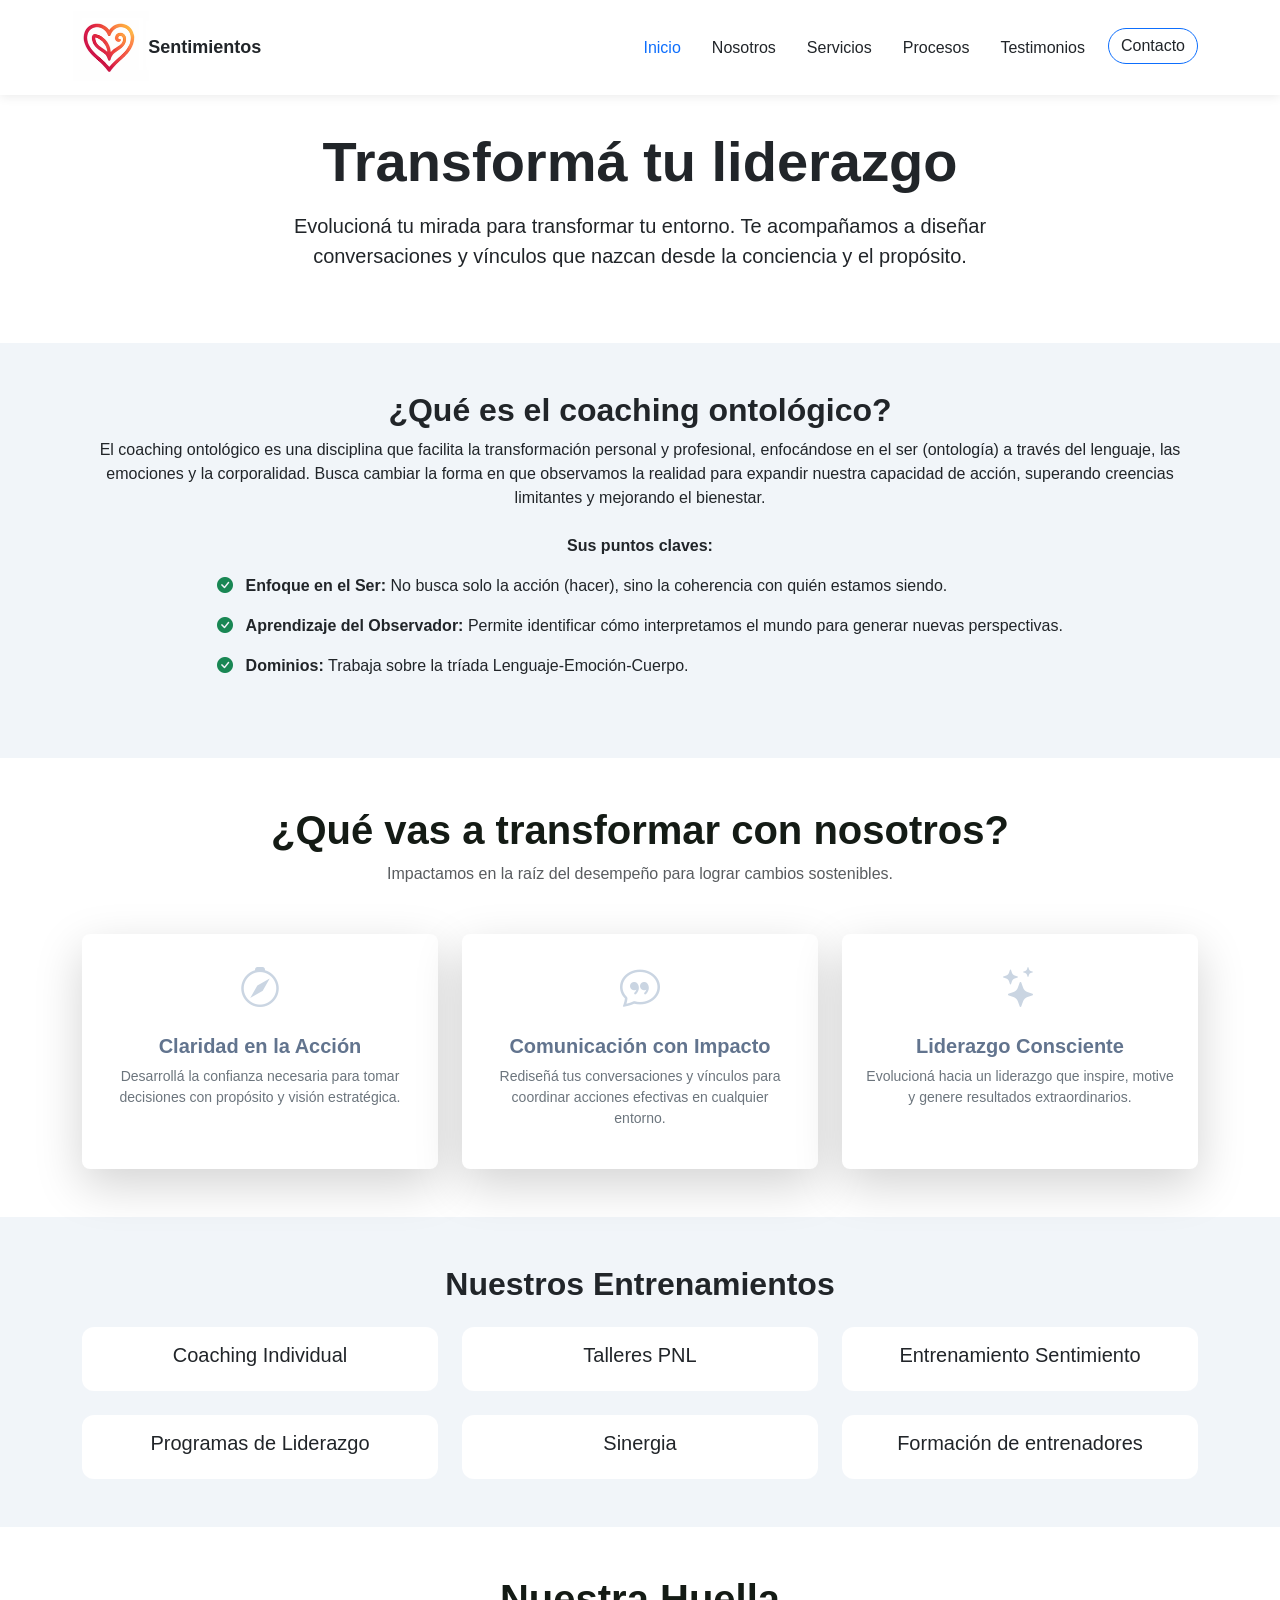
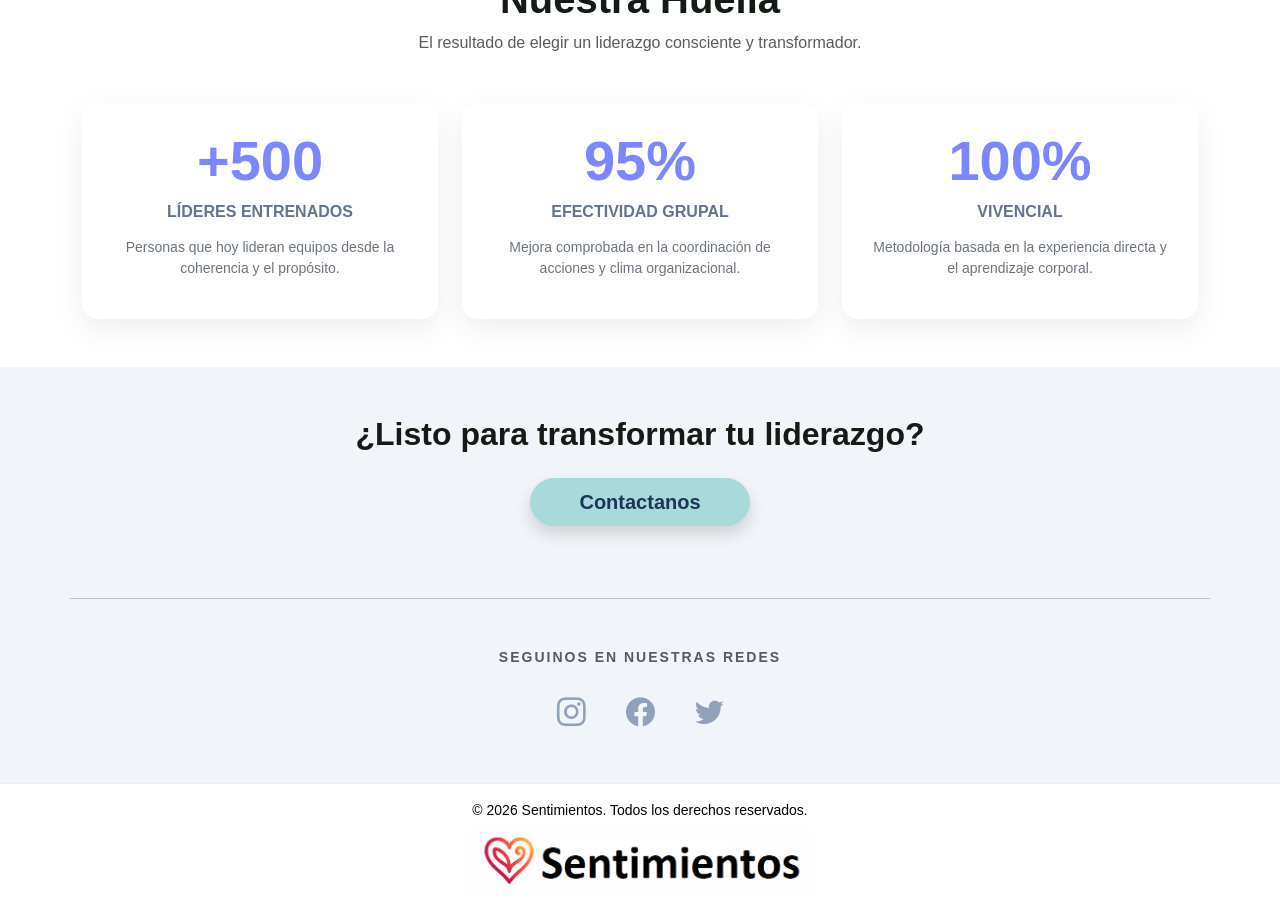
<file: index.html>
<!DOCTYPE html>
<html lang="es">
<head>
    <meta charset="UTF-8">
    <meta name="viewport" content="width=device-width, initial-scale=1.0">
    <link rel="icon" type="image/png" href="img/logo1.png">
    
    <!-- SEO -->
    <title>Sentimientos</title>
    <meta name="description" content="Desarrollamos líderes a través de coaching ontológico, mejorando resultados personales y organizacionales.">
    
    <!-- Bootstrap -->
    <link href="https://cdn.jsdelivr.net/npm/bootstrap@5.3.0/dist/css/bootstrap.min.css" rel="stylesheet">
    <link href="https://cdn.jsdelivr.net/npm/bootstrap-icons/font/bootstrap-icons.css" rel="stylesheet">
    <!-- CSS propio -->
    <link rel="stylesheet" href="css/styles.css">
    <link rel="stylesheet" href="css/cardstyle.css">
</head>

<body>

<!-- NAVBAR -->
<header>
<nav class="navbar navbar-expand-lg navbar-light bg-white fixed-top custom-navbar">
    <div class="container">

        <!-- LOGO + MARCA -->
        <a class="navbar-brand d-flex align-items-center" href="#">
            <img src="img/logo1.png" alt="logo" class="logo">
            <span class="brand-text">Sentimientos</span>
        </a>

        <!-- BOTÓN MOBILE -->
        <button class="navbar-toggler" type="button" data-bs-toggle="collapse" data-bs-target="#navbarNav">
            <span class="navbar-toggler-icon"></span>
        </button>

        <!-- LINKS -->
        <div class="collapse navbar-collapse" id="navbarNav">
            <ul class="navbar-nav ms-auto">

                <li class="nav-item">
                    <a class="nav-link active" href="#">Inicio</a>
                </li>

                <li class="nav-item">
                    <a class="nav-link" href="pages/nosotros.html">Nosotros</a>
                </li>

                <li class="nav-item">
                    <a class="nav-link" href="pages/servicios.html">Servicios</a>
                </li>

                <li class="nav-item">
                    <a class="nav-link" href="pages/procesos.html">Procesos</a>
                </li>

                <li class="nav-item">
                    <a class="nav-link" href="pages/testimonios.html">Testimonios</a>
                </li>

                <li class="nav-item">
                    <a class="nav-link btn-contacto" href="pages/contacto.html">Contacto</a>
                </li>

            </ul>
        </div>
    </div>
</nav>
</header>

<!-- HERO -->
<section class="bg-white text-center py-5 d-flex align-items-center">
    <div class="container">
        <div class="row justify-content-center">
            <div class="col-lg-8">
                <h1 class="display-4 fw-bold hero-title mb-3">Transformá tu liderazgo</h1>
                <p class="lead hero-text mb-4">
                    Evolucioná tu mirada para transformar tu entorno. Te acompañamos a diseñar conversaciones y vínculos que nazcan desde la conciencia y el propósito.
                </p>
               
            </div>
        </div>
    </div>
</section>

<!-- SOBRE EL COACHING -->
<section class="py-5">
    <div class="container text-center">
        <h2>¿Qué es el coaching ontológico?</h2>
        <p>
            El coaching ontológico es una disciplina que facilita la transformación personal y 
            profesional, enfocándose en el ser (ontología) a través del lenguaje, 
            las emociones y la corporalidad. Busca cambiar la forma en que observamos la realidad 
            para expandir nuestra capacidad de acción, superando creencias limitantes y mejorando 
            el bienestar.
        </p>

       <div class=" container text-center">
           <p class="fw-bold mt-4">Sus puntos claves:</p>

            <ul class="list-unstyled d-inline-block text-start">
                <li class="mb-3">
                    <i class="bi bi-check-circle-fill text-success me-2"></i>
                    <strong>Enfoque en el Ser:</strong> No busca solo la acción (hacer), sino la coherencia con quién estamos siendo.
                </li>
                <li class="mb-3">
                    <i class="bi bi-check-circle-fill text-success me-2"></i>
                    <strong>Aprendizaje del Observador:</strong> Permite identificar cómo interpretamos el mundo para generar nuevas perspectivas.
                </li>
                <li class="mb-3">
                    <i class="bi bi-check-circle-fill text-success me-2"></i>
                    <strong>Dominios:</strong> Trabaja sobre la tríada Lenguaje-Emoción-Cuerpo.
                </li>
            </ul>
        </div>
    </div>
</section>

<!-- BENEFICIOS -->
<section class="bg-white transformation-section py-5">
    <div class="container">
        <div class="text-center mb-5">
            <h2 class="fw-bold display-6 transformation-title">¿Qué vas a transformar con nosotros?</h2>
            <p class="text-muted">Impactamos en la raíz del desempeño para lograr cambios sostenibles.</p>
        </div>

        <div class="row text-center g-4">
            <div class="col-md-4">
                <div class="p-4 h-100 rounded-3 shadow-lg border-0 bg-white">
                    <i class="bi bi-compass mb-3 d-block transformation-icon"></i>
                    <h5 class="fw-bold transformation-subtitle">Claridad en la Acción</h5>
                    <p class="text-secondary small">Desarrollá la confianza necesaria para tomar decisiones con propósito y visión estratégica.</p>
                </div>
            </div>

            <div class="col-md-4">
                <div class="p-4 h-100 rounded-3 shadow-lg border-0 bg-white">
                    <i class="bi bi-chat-quote mb-3 d-block transformation-icon"></i>
                    <h5 class="fw-bold transformation-subtitle">Comunicación con Impacto</h5>
                    <p class="text-secondary small">Rediseñá tus conversaciones y vínculos para coordinar acciones efectivas en cualquier entorno.</p>
                </div>
            </div>

            <div class="col-md-4">
                <div class="p-4 h-100 rounded-3 shadow-lg border-0 bg-white">
                    <i class="bi bi-stars mb-3 d-block transformation-icon"></i>
                    <h5 class="fw-bold transformation-subtitle">Liderazgo Consciente</h5>
                    <p class="text-secondary small">Evolucioná hacia un liderazgo que inspire, motive y genere resultados extraordinarios.</p>
                </div>
            </div>
        </div>
    </div>
</section>

<!-- SERVICIOS -->
<section class="py-5">
    <div class="container">
        <h2 class="text-center mb-4">Nuestros Entrenamientos</h2>
        <div class="row g-4">
   
            <div class="col-md-4">
                <div class="card">
                    <div class="card-body text-center">
                        <h5 class="card-title">Coaching Individual</h5>
                    </div>
                </div>
            </div>

            <div class="col-md-4">
                <div class="card">
                    <div class="card-body text-center">
                        <h5 class="card-title">Talleres PNL</h5>                       
                    </div>
                </div>
            </div>

            <div class="col-md-4">
                <div class="card">
                    <div class="card-body text-center">
                        <h5 class="card-title">Entrenamiento Sentimiento</h5>                       
                    </div>
                </div>
            </div>

            <div class="col-md-4">
                <div class="card">
                    <div class="card-body text-center">
                        <h5 class="card-title">Programas de Liderazgo</h5>                       
                    </div>
                </div>
            </div>


            <div class="col-md-4">
                <div class="card">
                    <div class="card-body text-center">
                        <h5 class="card-title">Sinergia</h5>                       
                    </div>
                </div>
            </div>

            <div class="col-md-4">
                <div class="card">
                    <div class="card-body text-center">
                        <h5 class="card-title">Formación de entrenadores</h5>                       
                    </div>
                </div>
            </div>

        

        </div>
    </div>
</section>

<!-- TESTIMONIOS -->
<section class="bg-white footprint-section py-5">
    <div class="container">
        <div class="text-center mb-5">
            <h2 class="fw-bold display-6 footprint-title">Nuestra Huella</h2>
            <p class="text-muted">El resultado de elegir un liderazgo consciente y transformador.</p>
        </div>

        <div class="row text-center g-4">
            <div class="col-md-4">
                <div class="p-4 h-100 bg-white impact-card rounded-4 border-0">
                    <h3 class="display-4 fw-bold footprint-number">+500</h3>
                    <h6 class="text-uppercase fw-bold mb-3 footprint-subtitle">Líderes Entrenados</h6>
                    <p class="text-secondary small">Personas que hoy lideran equipos desde la coherencia y el propósito.</p>
                </div>
            </div>

            <div class="col-md-4">
                <div class="p-4 h-100 bg-white impact-card rounded-4 border-0">
                    <h3 class="display-4 fw-bold footprint-number">95%</h3>
                    <h6 class="text-uppercase fw-bold mb-3 footprint-subtitle">Efectividad Grupal</h6>
                    <p class="text-secondary small">Mejora comprobada en la coordinación de acciones y clima organizacional.</p>
                </div>
            </div>

            <div class="col-md-4">
                <div class="p-4 h-100 bg-white impact-card rounded-4 border-0">
                    <h3 class="display-4 fw-bold footprint-number">100%</h3>
                    <h6 class="text-uppercase fw-bold mb-3 footprint-subtitle">Vivencial</h6>
                    <p class="text-secondary small">Metodología basada en la experiencia directa y el aprendizaje corporal.</p>
                </div>
            </div>
        </div>
    </div>
</section>

<!-- CTA FINAL -->
<section class="py-5 text-center cta-social-section">
    <div class="container mb-5 pb-4"> 
        <h2 class="fw-bold mb-4 cta-title">¿Listo para transformar tu liderazgo?</h2>
        <div class="d-grid gap-2 d-sm-flex justify-content-sm-center">
            <a href="pages/contacto.html" class="btn btn-hero btn-lg px-5 shadow">Contactanos</a>
        </div>
    </div>

    <hr class="container my-5 opacity-25">

    <div class="container mt-5">
        <p class="text-muted text-uppercase fw-semibold small mb-4 tracking-wider">Seguinos en nuestras redes</p>
        <div class="d-flex justify-content-center gap-4 social-icons-container">
            <a href="https://instagram.com/" target="_blank" class="social-link instagram"><i class="bi bi-instagram"></i></a>
            <a href="https://facebook.com/" target="_blank" class="social-link facebook"><i class="bi bi-facebook"></i></a>
            <a href="https://x.com/" target="_blank" class="social-link twitter"><i class="bi bi-twitter"></i></a>
        </div>
    </div>
</section>

<!-- FOOTER -->
<footer class="bg-white text-black text-center py-3">
    <p>&copy; 2026 Sentimientos. Todos los derechos reservados.</p>
    <img src="img/logo2.png" alt="logo" class="logo">
</footer>

<!-- Bootstrap JS -->
<script src="https://cdn.jsdelivr.net/npm/bootstrap@5.3.0/dist/js/bootstrap.bundle.min.js"></script>

</body>
</html>
</file>
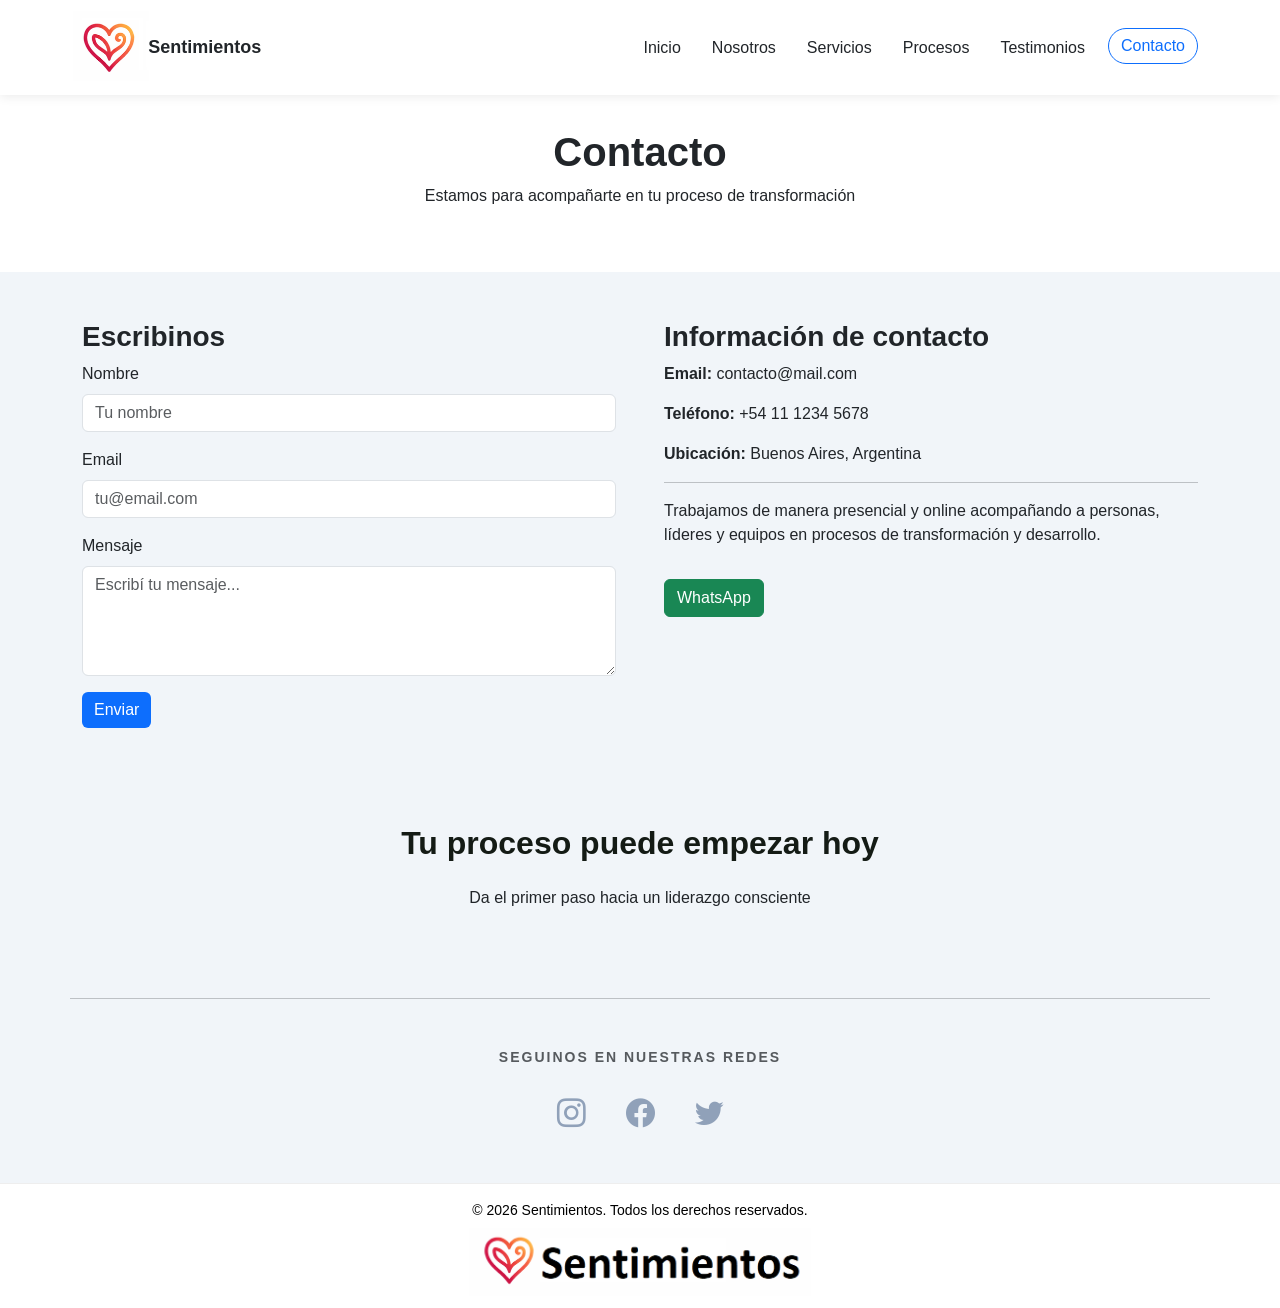
<file: pages/contacto.html>
<!DOCTYPE html>
<html lang="es">
<head>
    <meta charset="UTF-8">
    <meta name="viewport" content="width=device-width, initial-scale=1.0">
    <link rel="icon" type="image/png" href="../img/logo1.png">

    <!-- SEO -->
    <title>Contacto | Sentimientos</title>
    <meta name="description" content="Contactanos para comenzar tu proceso de coaching ontológico y liderazgo.">

    <!-- Bootstrap -->
    <link href="https://cdn.jsdelivr.net/npm/bootstrap@5.3.0/dist/css/bootstrap.min.css" rel="stylesheet">
    <link href="https://cdn.jsdelivr.net/npm/bootstrap-icons/font/bootstrap-icons.css" rel="stylesheet">

    <!-- CSS -->
    <link rel="stylesheet" href="../css/styles.css">
    <link rel="stylesheet" href="../css/cardstyle.css">
</head>

<body>

<!-- NAVBAR -->
<header>
 <nav class="navbar navbar-expand-lg navbar-light bg-white fixed-top custom-navbar">
    <div class="container">

        <!-- LOGO + MARCA -->
        <a class="navbar-brand d-flex align-items-center" href="#">
            <img src="../img/logo1.png" alt="logo" class="logo">
            <span class="brand-text">Sentimientos</span>
        </a>

        <!-- BOTÓN MOBILE -->
        <button class="navbar-toggler" type="button" data-bs-toggle="collapse" data-bs-target="#navbarNav">
            <span class="navbar-toggler-icon"></span>
        </button>

        <!-- LINKS -->
        <div class="collapse navbar-collapse" id="navbarNav">
            <ul class="navbar-nav ms-auto">

                <li class="nav-item">
                    <a class="nav-link" href="../index.html">Inicio</a>
                </li>

                <li class="nav-item">
                    <a class="nav-link" href="nosotros.html">Nosotros</a>
                </li>

                <li class="nav-item">
                    <a class="nav-link" href="servicios.html">Servicios</a>
                </li>

                <li class="nav-item">
                    <a class="nav-link" href="procesos.html">Procesos</a>
                </li>

                <li class="nav-item">
                    <a class="nav-link" href="testimonios.html">Testimonios</a>
                </li>

                <li class="nav-item">
                    <a class="nav-link btn-contacto active" href="#">Contacto</a>
                </li>

            </ul>
        </div>
    </div>
</nav>
</header>

<!-- HERO -->
<section class="bg-white text-center py-5">
    <div class="container">
        <h1>Contacto</h1>
        <p>Estamos para acompañarte en tu proceso de transformación</p>
    </div>
</section>

<!-- CONTACTO -->
<section class="py-5">
    <div class="container">
        <div class="row g-5">

            <!-- FORMULARIO -->
            <div class="col-md-6">
                <h3>Escribinos</h3>

                <form>
                    <div class="mb-3">
                        <label class="form-label">Nombre</label>
                        <input type="text" class="form-control" placeholder="Tu nombre" required>
                    </div>

                    <div class="mb-3">
                        <label class="form-label">Email</label>
                        <input type="email" class="form-control" placeholder="tu@email.com" required>
                    </div>

                    <div class="mb-3">
                        <label class="form-label">Mensaje</label>
                        <textarea class="form-control" rows="4" placeholder="Escribí tu mensaje..." required></textarea>
                    </div>

                    <button type="submit" class="btn btn-primary">Enviar</button>
                </form>
            </div>

            <!-- INFO -->
            <div class="col-md-6">
                <h3>Información de contacto</h3>

                <p><strong>Email:</strong> contacto@mail.com</p>
                <p><strong>Teléfono:</strong> +54 11 1234 5678</p>
                <p><strong>Ubicación:</strong> Buenos Aires, Argentina</p>

                <hr>

                <p>
                    Trabajamos de manera presencial y online acompañando a personas,
                    líderes y equipos en procesos de transformación y desarrollo.
                </p>

                <!-- BOTÓN WHATSAPP (opcional) -->
                <a href="#" class="btn btn-success mt-3">WhatsApp</a>
            </div>

        </div>
    </div>
</section>

<!-- CTA -->

<section class="py-5 text-center cta-social-section">
    <div class="container mb-5 pb-4"> 
        <h2 class="fw-bold mb-4 cta-title">Tu proceso puede empezar hoy</h2>
        <p>Da el primer paso hacia un liderazgo consciente</p>
    </div>

    <hr class="container my-5 opacity-25">

    <div class="container mt-5">
        <p class="text-muted text-uppercase fw-semibold small mb-4 tracking-wider">Seguinos en nuestras redes</p>
        <div class="d-flex justify-content-center gap-4 social-icons-container">
            <a href="https://instagram.com/" target="_blank" class="social-link instagram"><i class="bi bi-instagram"></i></a>
            <a href="https://facebook.com/" target="_blank" class="social-link facebook"><i class="bi bi-facebook"></i></a>
            <a href="https://x.com/" target="_blank" class="social-link twitter"><i class="bi bi-twitter"></i></a>
        </div>
    </div>
</section>


<!-- FOOTER -->
<footer class="bg-white text-black text-center py-3">
    <p>&copy; 2026 Sentimientos. Todos los derechos reservados.</p>
    <img src="../img/logo2.png" alt="logo" class="logo">
</footer>



<!-- Bootstrap JS -->
<script src="https://cdn.jsdelivr.net/npm/bootstrap@5.3.0/dist/js/bootstrap.bundle.min.js"></script>

</body>
</html>
</file>
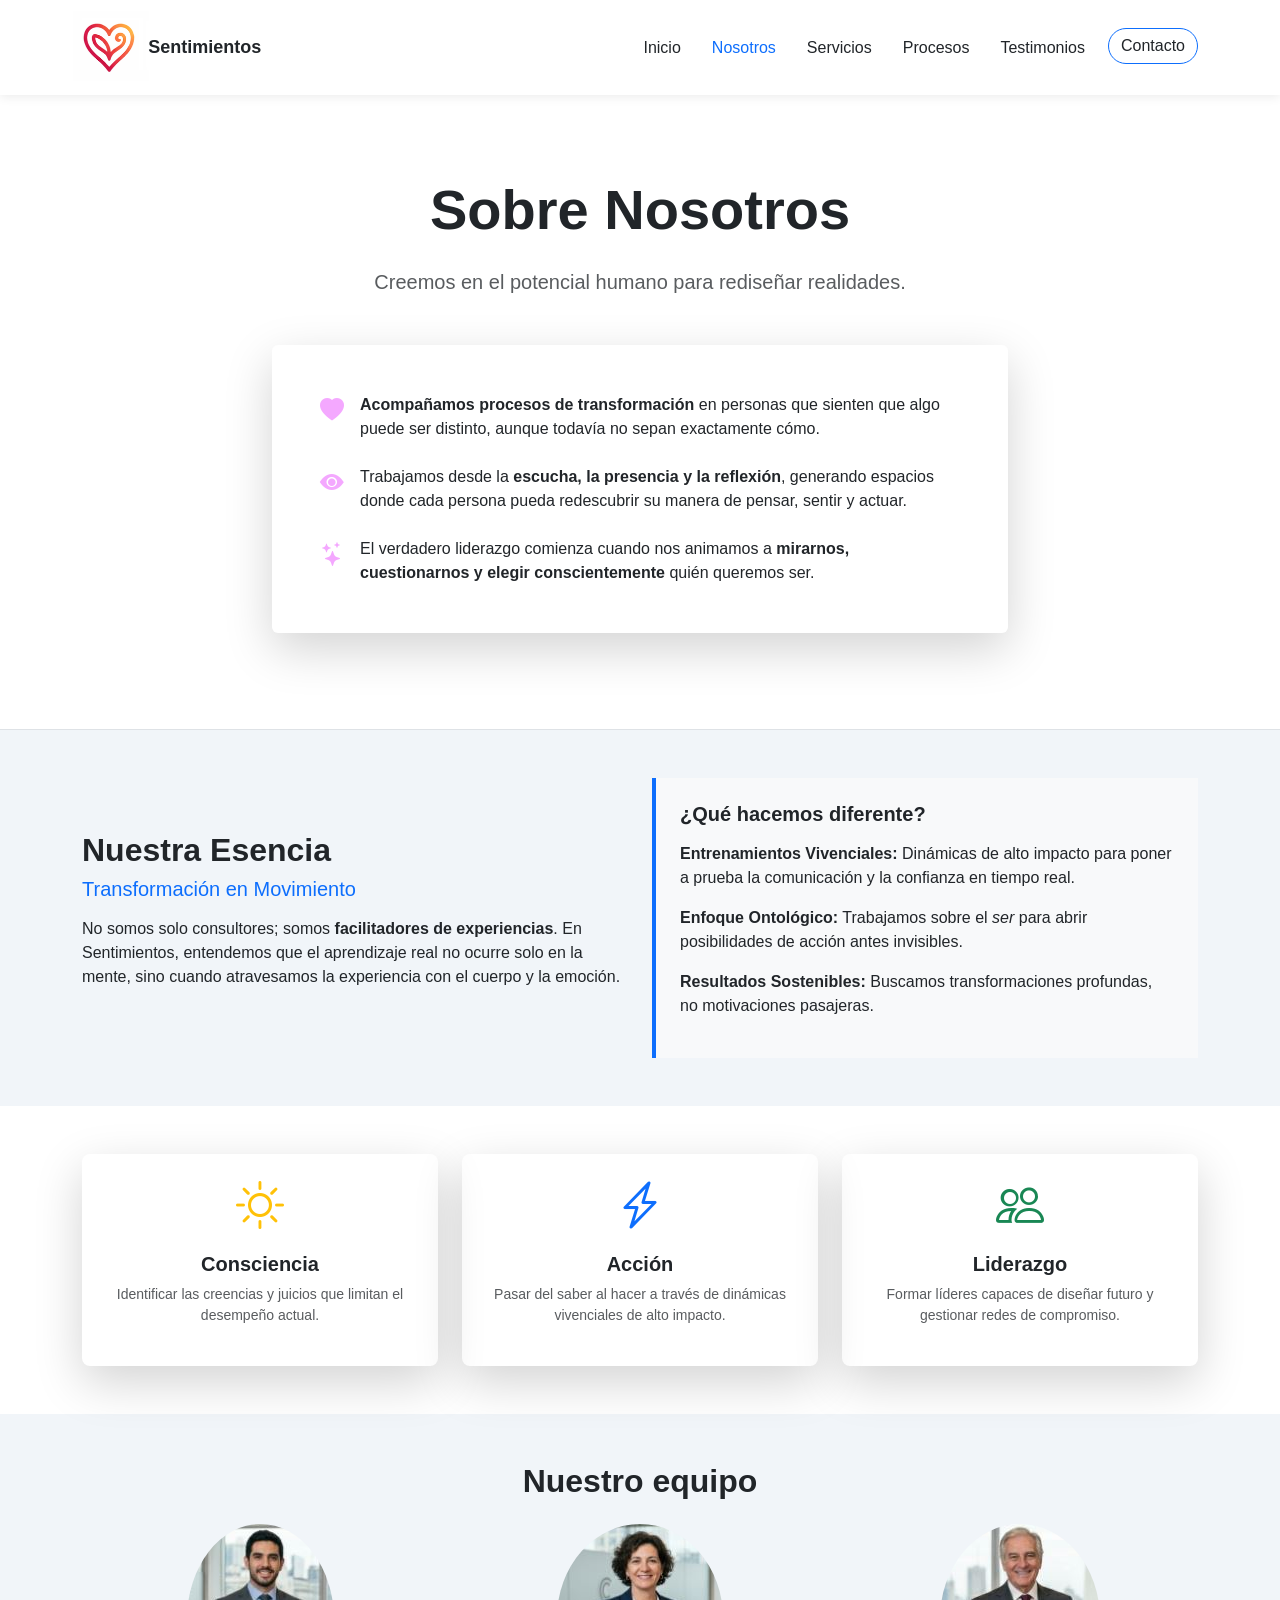
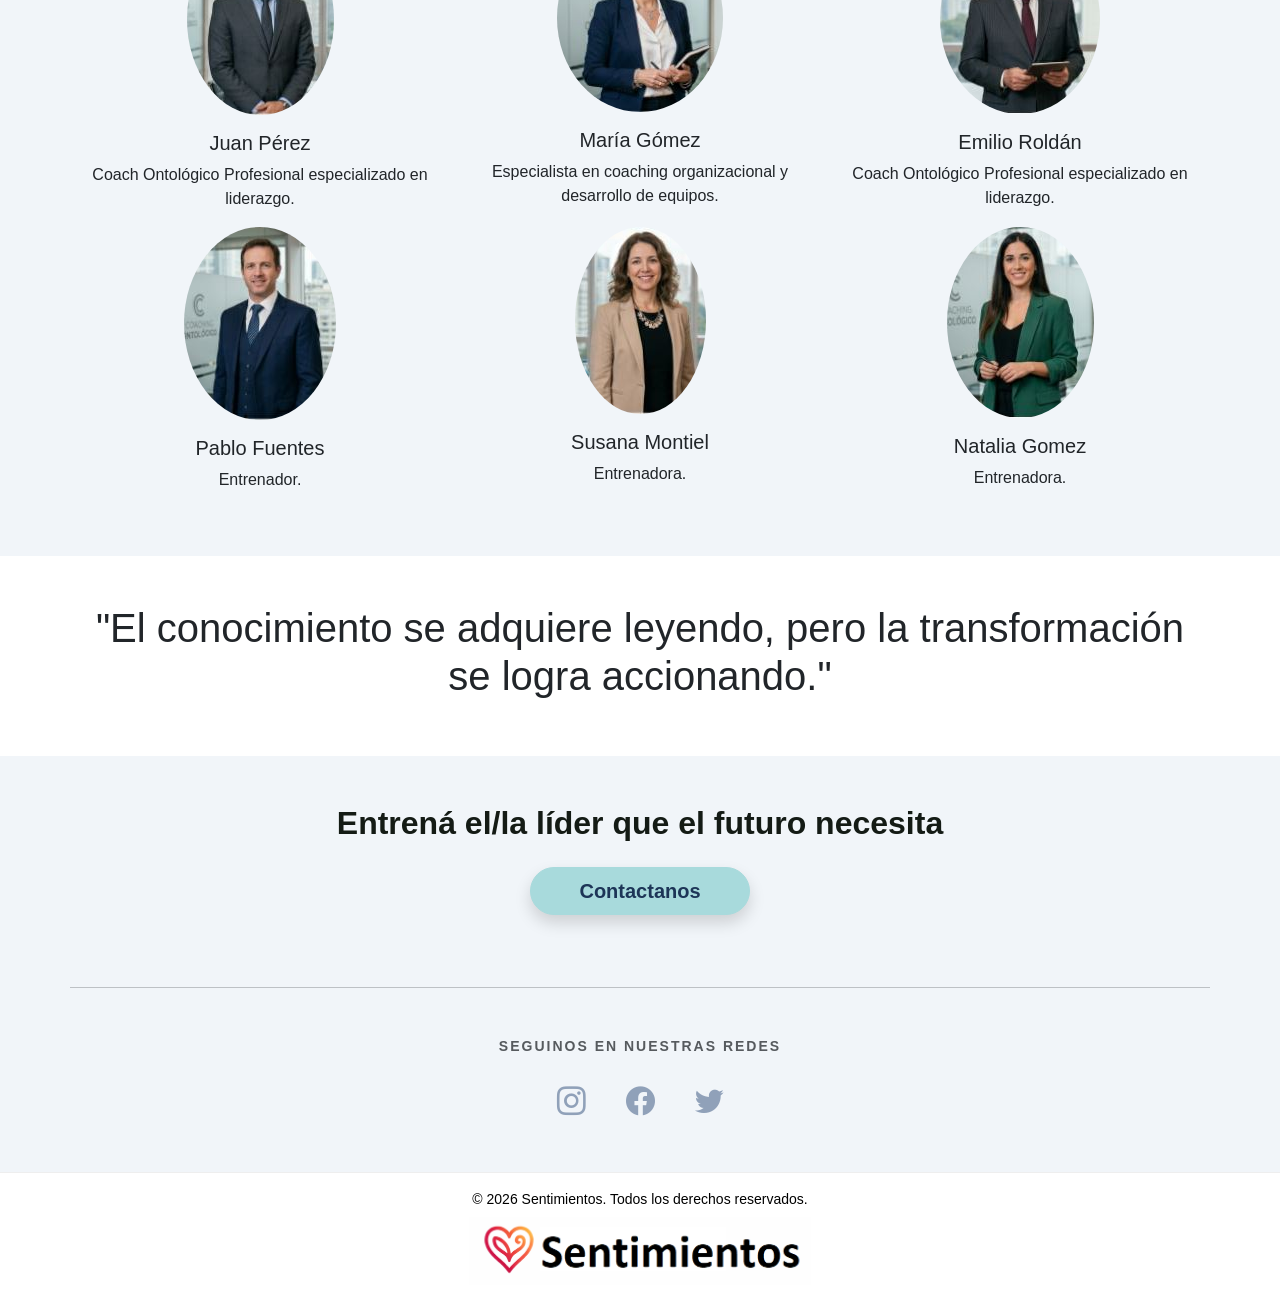
<file: pages/nosotros.html>
<!DOCTYPE html>
<html lang="es">
<head>
    <meta charset="UTF-8">
    <meta name="viewport" content="width=device-width, initial-scale=1.0">
    <link rel="icon" type="image/png" href="../img/logo1.png">

     <!-- SEO -->
    <title>Nosotros | Sentimientos</title>
    <meta name="description" content="Conocé nuestro equipo y nuestra forma de trabajar el liderazgo a través del coaching ontológico.">

    <!-- Bootstrap -->
    <link href="https://cdn.jsdelivr.net/npm/bootstrap@5.3.0/dist/css/bootstrap.min.css" rel="stylesheet">
    <link href="https://cdn.jsdelivr.net/npm/bootstrap-icons/font/bootstrap-icons.css" rel="stylesheet">

    <!-- CSS propio -->
    <link rel="stylesheet" href="../css/styles.css">
    <link rel="stylesheet" href="../css/cardstyle.css">
</head>

<body>

<!-- NAVBAR (igual que index) -->

<header>
    <nav class="navbar navbar-expand-lg navbar-light bg-white fixed-top custom-navbar">
    <div class="container">

        <!-- LOGO + MARCA -->
        <a class="navbar-brand d-flex align-items-center" href="#">
            <img src="../img/logo1.png" alt="logo" class="logo">
            <span class="brand-text">Sentimientos</span>
        </a>

        <!-- BOTÓN MOBILE -->
        <button class="navbar-toggler" type="button" data-bs-toggle="collapse" data-bs-target="#navbarNav">
            <span class="navbar-toggler-icon"></span>
        </button>

        <!-- LINKS -->
        <div class="collapse navbar-collapse" id="navbarNav">
            <ul class="navbar-nav ms-auto">

                <li class="nav-item">
                    <a class="nav-link " href="../index.html">Inicio</a>
                </li>

                <li class="nav-item">
                    <a class="nav-link active" href="#">Nosotros</a>
                </li>

                <li class="nav-item">
                    <a class="nav-link" href="servicios.html">Servicios</a>
                </li>

                <li class="nav-item">
                    <a class="nav-link" href="procesos.html">Procesos</a>
                </li>

                <li class="nav-item">
                    <a class="nav-link" href="testimonios.html">Testimonios</a>
                </li>

                <li class="nav-item">
                    <a class="nav-link btn-contacto" href="contacto.html">Contacto</a>
                </li>

            </ul>
        </div>
    </div>
</nav>
</header>

<!-- HERO -->
<section class="bg-white py-5 border-bottom">
    <div class="container py-lg-5">
        <div class="row justify-content-center">
            <div class="col-lg-8 text-center">
                <h1 class="display-4 fw-bold mb-4">Sobre Nosotros</h1>
                <p class="lead text-muted mb-5">Creemos en el potencial humano para rediseñar realidades.</p>
                
                <div class="text-start bg-white p-4 p-md-5 rounded shadow-lg">
                    <div class="d-flex mb-4">
                        <i class="bi bi-heart-fill icon-box me-3"></i>
                        <p class="mb-0"><strong>Acompañamos procesos de transformación</strong> en personas que sienten que algo puede ser distinto, aunque todavía no sepan exactamente cómo.</p>
                    </div>
                    <div class="d-flex mb-4">
                        <i class="bi bi-eye-fill icon-box me-3"></i>
                        <p class="mb-0">Trabajamos desde la <strong>escucha, la presencia y la reflexión</strong>, generando espacios donde cada persona pueda redescubrir su manera de pensar, sentir y actuar.</p>
                    </div>
                    <div class="d-flex">
                        <i class="bi bi-stars icon-box me-3"></i>
                        <p class="mb-0">El verdadero liderazgo comienza cuando nos animamos a <strong>mirarnos, cuestionarnos y elegir conscientemente</strong> quién queremos ser.</p>
                    </div>
                </div>
            </div>
        </div>
    </div>
</section>

<!-- QUIENES SOMOS -->
<section class="py-5">
    <div class="container">
        <div class="row align-items-center">
            <div class="col-md-6 mb-4 mb-md-0">
                <h2 class="fw-bold">Nuestra Esencia</h2>
                <h3 class="h5 text-primary mb-3">Transformación en Movimiento</h3>
                <p>No somos solo consultores; somos <strong>facilitadores de experiencias</strong>. En Sentimientos, entendemos que el aprendizaje real no ocurre solo en la mente, sino cuando atravesamos la experiencia con el cuerpo y la emoción.</p>
            </div>
            <div class="col-md-6">
                <div class="p-4 border-start border-4 border-primary bg-light">
                    <h4 class="h5 fw-bold mb-3">¿Qué hacemos diferente?</h4>
                    <ul class="list-unstyled">
                        <li class="mb-3"><strong>Entrenamientos Vivenciales:</strong> Dinámicas de alto impacto para poner a prueba la comunicación y la confianza en tiempo real.</li>
                        <li class="mb-3"><strong>Enfoque Ontológico:</strong> Trabajamos sobre el <em>ser</em> para abrir posibilidades de acción antes invisibles.</li>
                        <li><strong>Resultados Sostenibles:</strong> Buscamos transformaciones profundas, no motivaciones pasajeras.</li>
                    </ul>
                </div>
            </div>
        </div>
    </div>
</section>

<!-- MISION VISION VALORES -->
<section class="bg-white py-5">
    <div class="container">
        <div class="row g-4 text-center">
            <div class="col-md-4">
                <div class="p-4 rounded-3 shadow-lg h-100">
                    <i class="bi bi-brightness-high text-warning display-5 mb-3 d-block"></i>
                    <h3 class="h5 fw-bold">Consciencia</h3>
                    <p class="text-muted small">Identificar las creencias y juicios que limitan el desempeño actual.</p>
                </div>
            </div>
            <div class="col-md-4">
                <div class="p-4 rounded-3 shadow-lg h-100">
                    <i class="bi bi-lightning-charge text-primary display-5 mb-3 d-block"></i>
                    <h3 class="h5 fw-bold">Acción</h3>
                    <p class="text-muted small">Pasar del saber al hacer a través de dinámicas vivenciales de alto impacto.</p>
                </div>
            </div>
            <div class="col-md-4">
                <div class="p-4 rounded-3 shadow-lg h-100">
                    <i class="bi bi-people text-success display-5 mb-3 d-block"></i>
                    <h3 class="h5 fw-bold">Liderazgo</h3>
                    <p class="text-muted small">Formar líderes capaces de diseñar futuro y gestionar redes de compromiso.</p>
                </div>
            </div>
        </div>
    </div>
</section>


<!-- EQUIPO -->
<section class="py-5">
    <div class="container">
        <h2 class="text-center mb-4">Nuestro equipo</h2>
        <div class="row text-center">

            <div class="col-md-4">
                <img src="../img/juan_perez.JPG" class="img-fluid rounded-circle mb-3" alt="Coach profesional">
                <h5>Juan Pérez</h5>
                <p>Coach Ontológico Profesional especializado en liderazgo.</p>
            </div>

            <div class="col-md-4">
                <img src="../img/maria_gomez.JPG" class="img-fluid rounded-circle mb-3" alt="Coach organizacional">
                <h5>María Gómez</h5>
                <p>Especialista en coaching organizacional y desarrollo de equipos.</p>
            </div>

            <div class="col-md-4">
                <img src="../img/emilio_roldan.JPG" class="img-fluid rounded-circle mb-3" alt="Coach profesional">
                <h5>Emilio Roldán</h5>
                <p>Coach Ontológico Profesional especializado en liderazgo.</p>
            </div>

            <div class="col-md-4">
                <img src="../img/pablo_fuentes.JPG" class="img-fluid rounded-circle mb-3" alt="Coach profesional">
                <h5>Pablo Fuentes</h5>
                <p>Entrenador.</p>
            </div>

            <div class="col-md-4">
                <img src="../img/susana_montiel.JPG" class="img-fluid rounded-circle mb-3" alt="Coach profesional">
                <h5>Susana Montiel</h5>
                <p>Entrenadora.</p>
            </div>

            <div class="col-md-4">
                <img src="../img/natalia_gomez.JPG" class="img-fluid rounded-circle mb-3" alt="Coach profesional">
                <h5>Natalia Gomez</h5>
                <p>Entrenadora.</p>
            </div>

        </div>
    </div>
</section>

<!-- ENFOQUE -->
<section class="bg-white py-5">
    <div class="container text-center">
        <h2 class="display-6 fw-normal italic">"El conocimiento se adquiere leyendo, pero la transformación se logra accionando."</h2>
    </div>
</section>

<!-- CTA -->

<section class="py-5 text-center cta-social-section">
    <div class="container mb-5 pb-4"> 
        <h2 class="fw-bold mb-4 cta-title">Entrená el/la líder que el futuro necesita</h2>
        <div class="d-grid gap-2 d-sm-flex justify-content-sm-center">
            <a href="contacto.html" class="btn btn-hero btn-lg px-5 shadow">Contactanos</a>
        </div>
    </div>

    <hr class="container my-5 opacity-25">

    <div class="container mt-5">
        <p class="text-muted text-uppercase fw-semibold small mb-4 tracking-wider">Seguinos en nuestras redes</p>
        <div class="d-flex justify-content-center gap-4 social-icons-container">
            <a href="https://instagram.com/" target="_blank" class="social-link instagram"><i class="bi bi-instagram"></i></a>
            <a href="https://facebook.com/" target="_blank" class="social-link facebook"><i class="bi bi-facebook"></i></a>
            <a href="https://x.com/" target="_blank" class="social-link twitter"><i class="bi bi-twitter"></i></a>
        </div>
    </div>
</section>

<!-- FOOTER -->
<footer class="bg-white text-black text-center py-3">
    <p>&copy; 2026 Sentimientos. Todos los derechos reservados.</p>
    <img src="../img/logo2.png" alt="logo" class="logo">
</footer>

<script src="https://cdn.jsdelivr.net/npm/bootstrap@5.3.0/dist/js/bootstrap.bundle.min.js"></script>

</body>
</html>
</file>
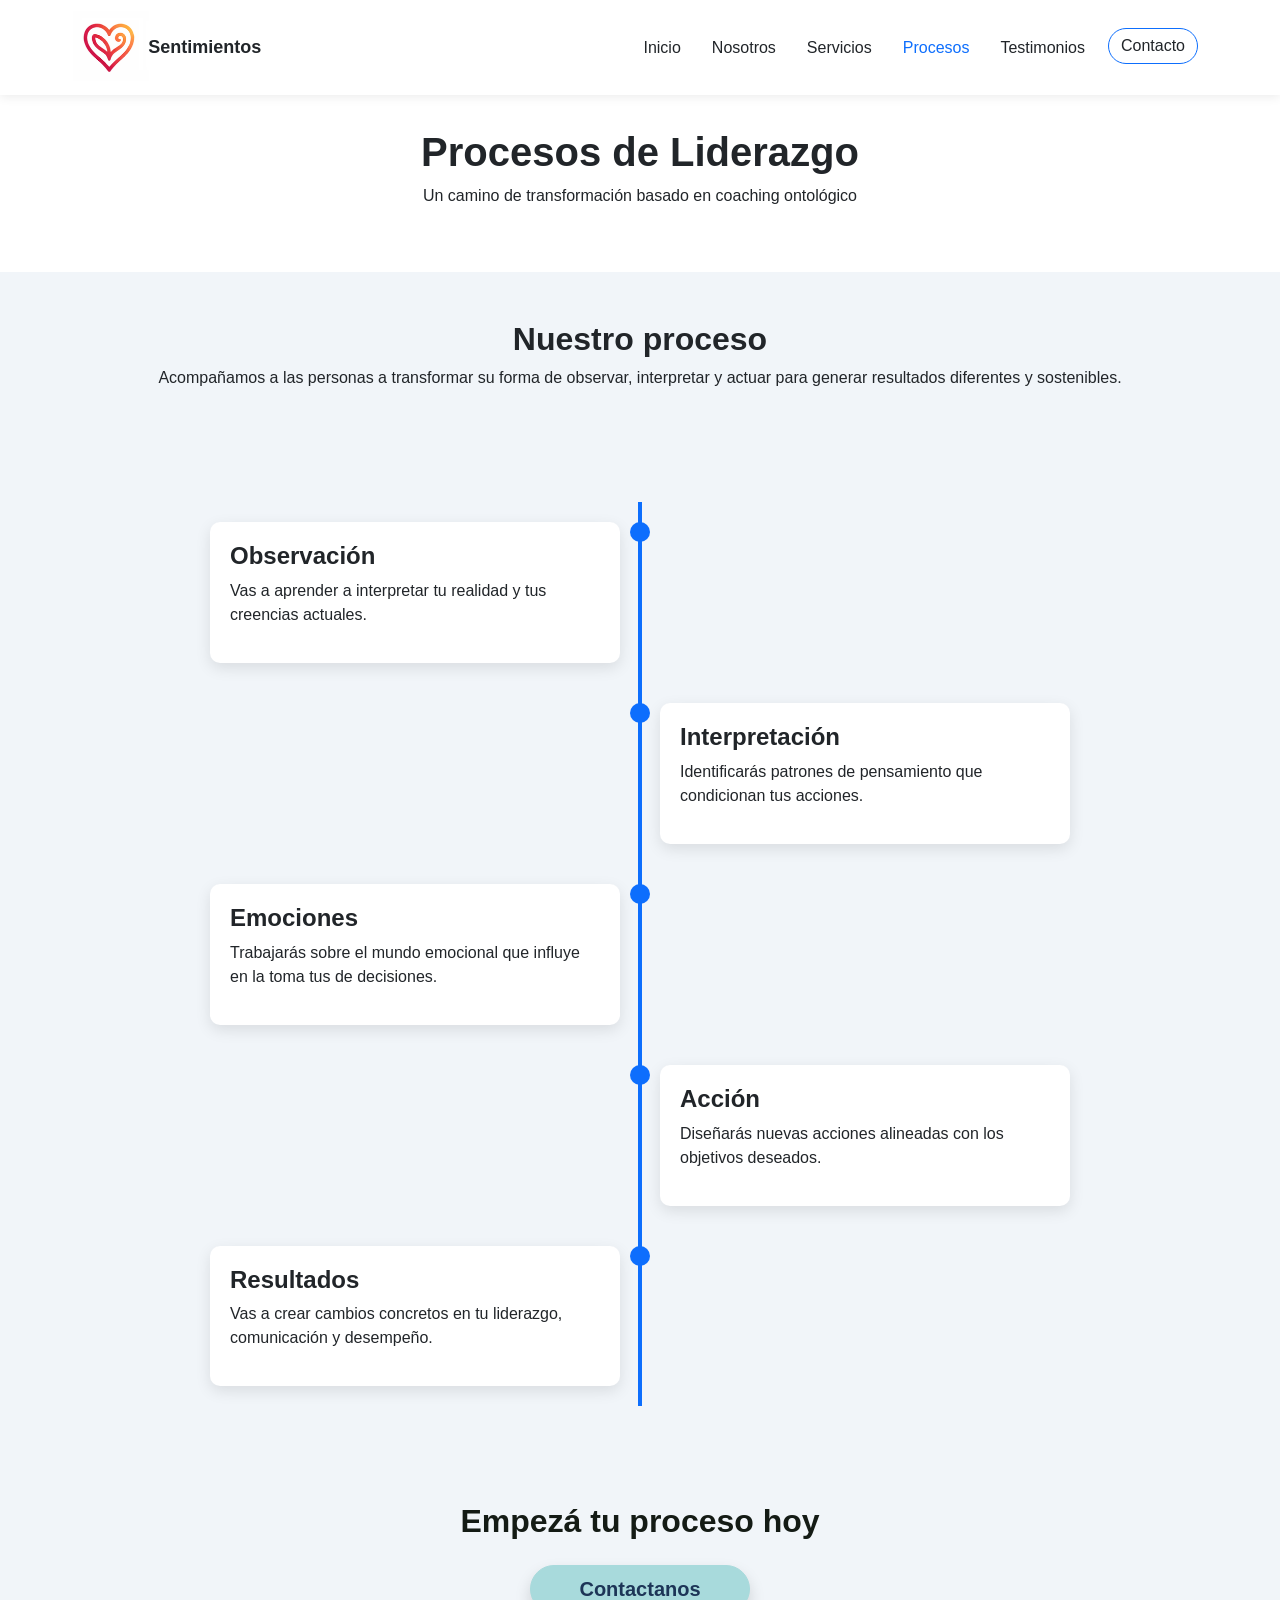
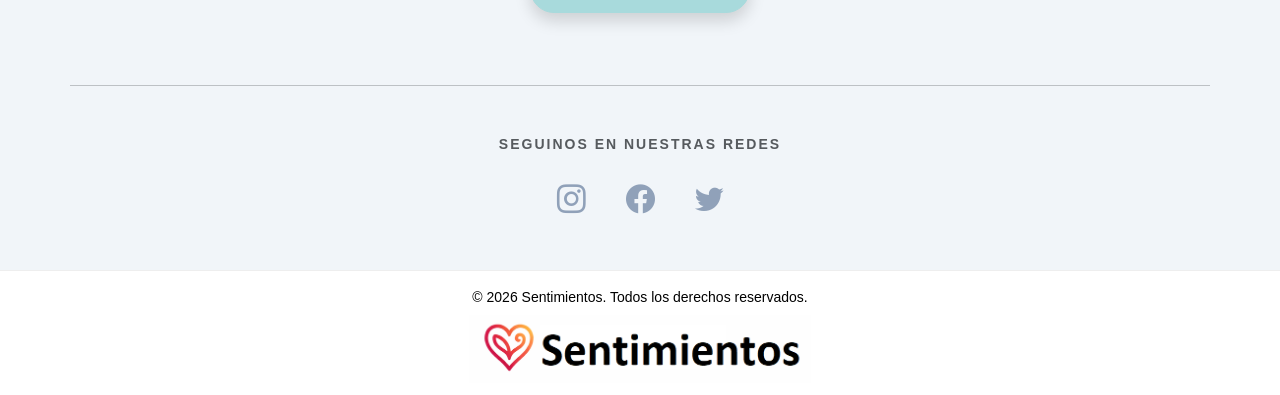
<file: pages/procesos.html>
<!DOCTYPE html>
<html lang="es">
<head>
    <meta charset="UTF-8">
    <meta name="viewport" content="width=device-width, initial-scale=1.0">
    <link rel="icon" type="image/png" href="../img/logo1.png">

    <!-- SEO -->
    <title>Procesos | Sentimientos</title>
    <meta name="description" content="Procesos de liderazgo basados en coaching ontológico para transformar resultados.">

    <!-- Bootstrap -->
    <link href="https://cdn.jsdelivr.net/npm/bootstrap@5.3.0/dist/css/bootstrap.min.css" rel="stylesheet">
    <link href="https://cdn.jsdelivr.net/npm/bootstrap-icons/font/bootstrap-icons.css" rel="stylesheet">

    <!-- CSS -->
    <link rel="stylesheet" href="../css/styles.css">
    <link rel="stylesheet" href="../css/cardstyle.css">

   
</head>

<body>

<!-- NAVBAR -->
<header>
 <nav class="navbar navbar-expand-lg navbar-light bg-white fixed-top custom-navbar">
    <div class="container">

        <!-- LOGO + MARCA -->
        <a class="navbar-brand d-flex align-items-center" href="#">
            <img src="../img/logo1.png" alt="logo" class="logo">
            <span class="brand-text">Sentimientos</span>
        </a>

        <!-- BOTÓN MOBILE -->
        <button class="navbar-toggler" type="button" data-bs-toggle="collapse" data-bs-target="#navbarNav">
            <span class="navbar-toggler-icon"></span>
        </button>

        <!-- LINKS -->
        <div class="collapse navbar-collapse" id="navbarNav">
            <ul class="navbar-nav ms-auto">

                <li class="nav-item">
                    <a class="nav-link" href="../index.html">Inicio</a>
                </li>

                <li class="nav-item">
                    <a class="nav-link" href="nosotros.html">Nosotros</a>
                </li>

                <li class="nav-item">
                    <a class="nav-link" href="servicios.html">Servicios</a>
                </li>

                <li class="nav-item">
                    <a class="nav-link active" href="#">Procesos</a>
                </li>

                <li class="nav-item">
                    <a class="nav-link" href="testimonios.html">Testimonios</a>
                </li>

                <li class="nav-item">
                    <a class="nav-link btn-contacto" href="contacto.html">Contacto</a>
                </li>

            </ul>
        </div>
    </div>
</nav>
</header>

<!-- HERO -->
<section class="bg-white text-center py-5">
    <div class="container">
        <h1>Procesos de Liderazgo</h1>
        <p>Un camino de transformación basado en coaching ontológico</p>
    </div>
</section>

<!-- INTRO -->
<section class="py-5 text-center">
    <div class="container">
        <h2>Nuestro proceso</h2>
        <p>
            Acompañamos a las personas a transformar su forma de observar,
            interpretar y actuar para generar resultados diferentes y sostenibles.
        </p>
    </div>
</section>

<!-- TIMELINE -->
<section class="py-5">
    <div class="container">
        <div class="timeline">

            <!-- PASO 1 -->
            <div class="timeline-item left">
                <div class="timeline-content">
                    <h4>Observación</h4>
                    <p>Vas a aprender a interpretar tu realidad y tus creencias actuales.</p>
                </div>
            </div>

            <!-- PASO 2 -->
            <div class="timeline-item right">
                <div class="timeline-content">
                    <h4>Interpretación</h4>
                    <p>Identificarás patrones de pensamiento que condicionan tus acciones.</p>
                </div>
            </div>

            <!-- PASO 3 -->
            <div class="timeline-item left">
                <div class="timeline-content">
                    <h4>Emociones</h4>
                    <p>Trabajarás sobre el mundo emocional que influye en la toma tus de decisiones.</p>
                </div>
            </div>

            <!-- PASO 4 -->
            <div class="timeline-item right">
                <div class="timeline-content">
                    <h4>Acción</h4>
                    <p>Diseñarás nuevas acciones alineadas con los objetivos deseados.</p>
                </div>
            </div>

            <!-- PASO 5 -->
            <div class="timeline-item left">
                <div class="timeline-content">
                    <h4>Resultados</h4>
                    <p>Vas a crear cambios concretos en tu liderazgo, comunicación y desempeño.</p>
                </div>
            </div>

        </div>
    </div>
</section>

<!-- CTA -->

<section class="py-5 text-center cta-social-section">
    <div class="container mb-5 pb-4"> 
        <h2 class="fw-bold mb-4 cta-title">Empezá tu proceso hoy</h2>
        <div class="d-grid gap-2 d-sm-flex justify-content-sm-center">
            <a href="contacto.html" class="btn btn-hero btn-lg px-5 shadow">Contactanos</a>
        </div>
    </div>

    <hr class="container my-5 opacity-25">

    <div class="container mt-5">
        <p class="text-muted text-uppercase fw-semibold small mb-4 tracking-wider">Seguinos en nuestras redes</p>
        <div class="d-flex justify-content-center gap-4 social-icons-container">
            <a href="https://instagram.com/" target="_blank" class="social-link instagram"><i class="bi bi-instagram"></i></a>
            <a href="https://facebook.com/" target="_blank" class="social-link facebook"><i class="bi bi-facebook"></i></a>
            <a href="https://x.com/" target="_blank" class="social-link twitter"><i class="bi bi-twitter"></i></a>
        </div>
    </div>
</section>

<!-- FOOTER -->
<footer class="bg-white text-black text-center py-3">
    <p>&copy; 2026 Sentimientos. Todos los derechos reservados.</p>
    <img src="../img/logo2.png" alt="logo" class="logo">
</footer>

<!-- Bootstrap -->
<script src="https://cdn.jsdelivr.net/npm/bootstrap@5.3.0/dist/js/bootstrap.bundle.min.js"></script>

</body>
</html>
</file>
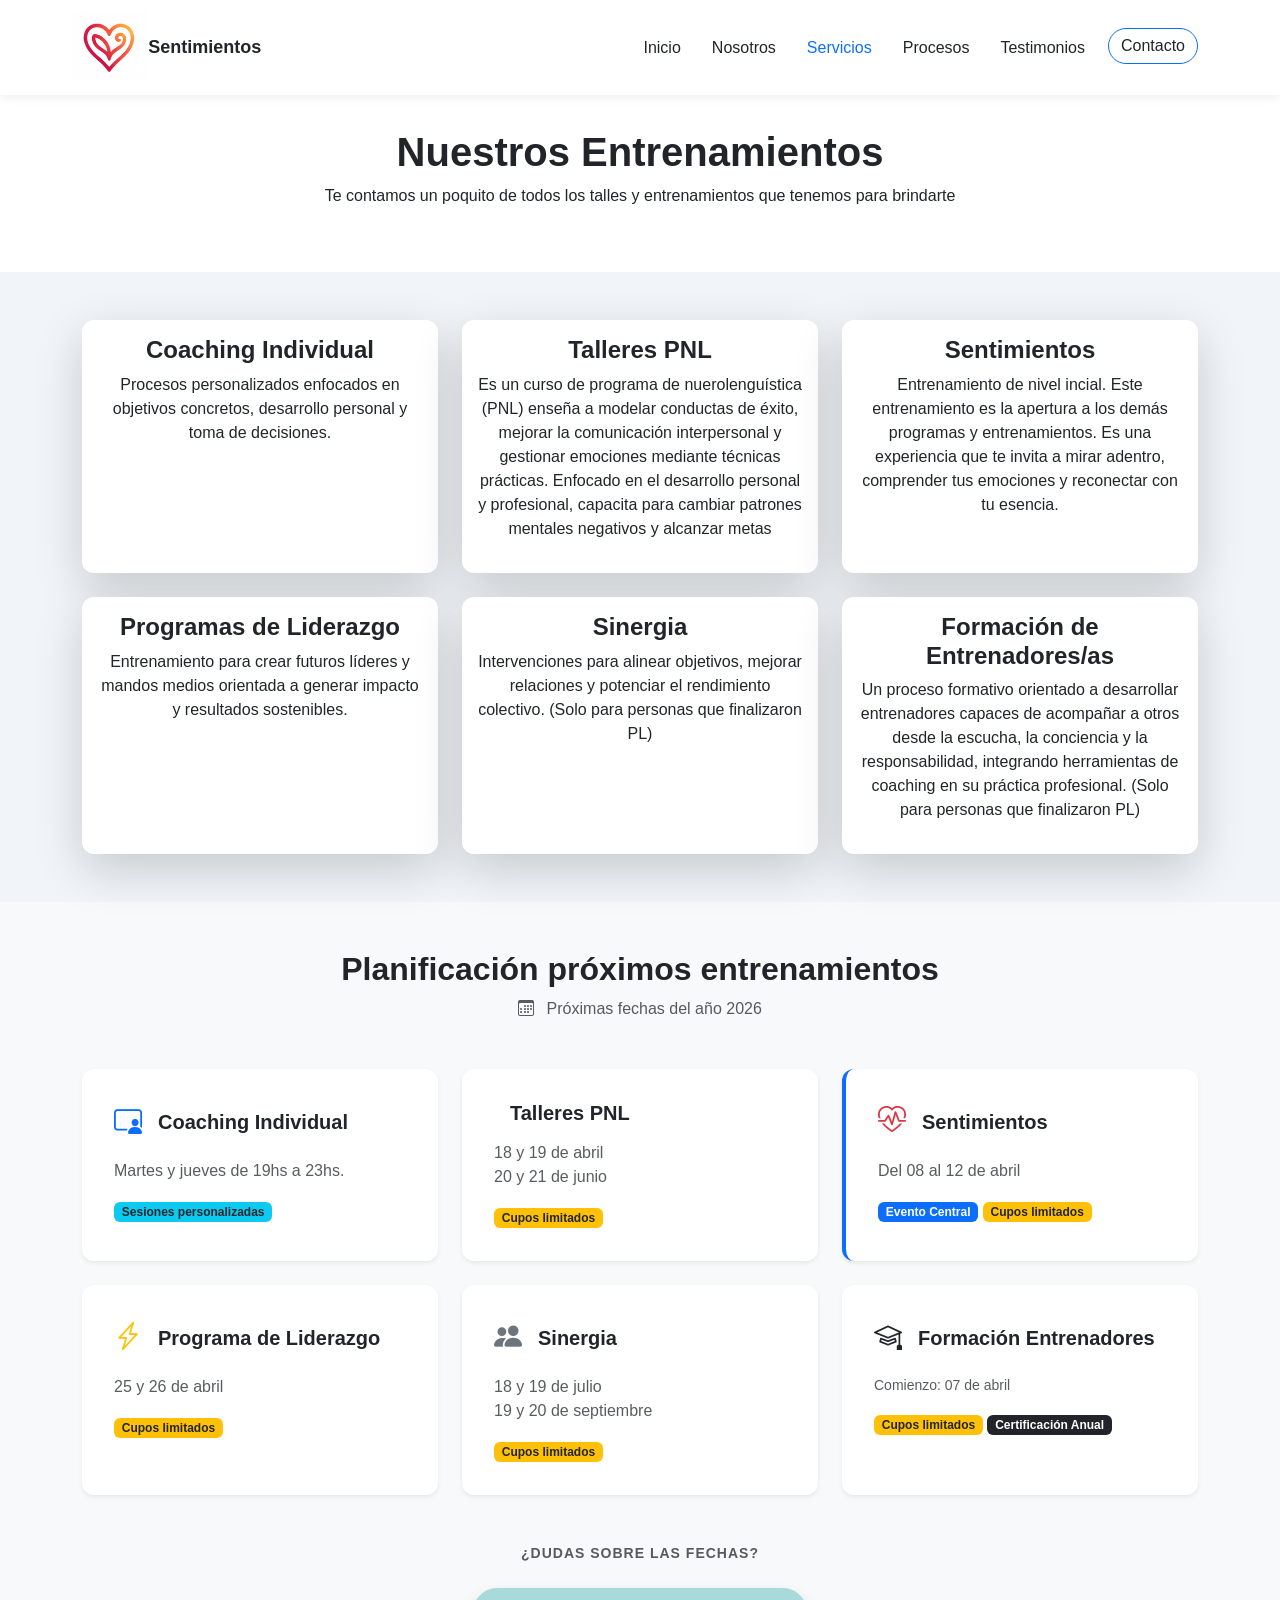
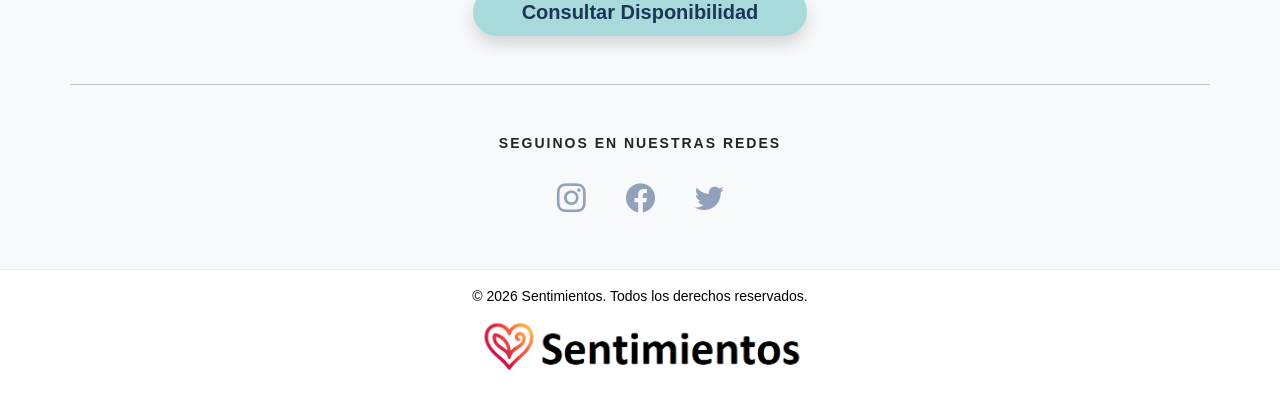
<file: pages/servicios.html>
<!DOCTYPE html>
<html lang="es">
<head>
    <meta charset="UTF-8">
    <meta name="viewport" content="width=device-width, initial-scale=1.0">
    <link rel="icon" type="image/png" href="../img/logo1.png">

    <!-- SEO -->
    <title>Servicios | Sentimientos</title>
    <meta name="description" content="Servicios de coaching ontológico: liderazgo, desarrollo personal y transformación organizacional.">

    <!-- Bootstrap -->
    <link href="https://cdn.jsdelivr.net/npm/bootstrap@5.3.0/dist/css/bootstrap.min.css" rel="stylesheet">
    <link href="https://cdn.jsdelivr.net/npm/bootstrap-icons/font/bootstrap-icons.css" rel="stylesheet">

    <!-- CSS -->
    <link rel="stylesheet" href="../css/styles.css">
    <link rel="stylesheet" href="../css/cardstyle.css">
</head>

<body>

<!-- NAVBAR -->
<header>
 <nav class="navbar navbar-expand-lg navbar-light bg-white fixed-top custom-navbar">
    <div class="container">

        <!-- LOGO + MARCA -->
        <a class="navbar-brand d-flex align-items-center" href="#">
            <img src="../img/logo1.png" alt="logo" class="logo">
            <span class="brand-text">Sentimientos</span>
        </a>

        <!-- BOTÓN MOBILE -->
        <button class="navbar-toggler" type="button" data-bs-toggle="collapse" data-bs-target="#navbarNav">
            <span class="navbar-toggler-icon"></span>
        </button>

        <!-- LINKS -->
        <div class="collapse navbar-collapse" id="navbarNav">
            <ul class="navbar-nav ms-auto">

                <li class="nav-item">
                    <a class="nav-link" href="../index.html">Inicio</a>
                </li>

                <li class="nav-item">
                    <a class="nav-link" href="nosotros.html">Nosotros</a>
                </li>

                <li class="nav-item">
                    <a class="nav-link active" href="#">Servicios</a>
                </li>

                <li class="nav-item">
                    <a class="nav-link" href="procesos.html">Procesos</a>
                </li>

                <li class="nav-item">
                    <a class="nav-link" href="testimonios.html">Testimonios</a>
                </li>

                <li class="nav-item">
                    <a class="nav-link btn-contacto" href="contacto.html">Contacto</a>
                </li>

            </ul>
        </div>
    </div>
</nav>
</header>

<!-- HERO -->
<section class="bg-white text-center py-5">
    <div class="container">
        <h1>Nuestros Entrenamientos</h1>
        <p>Te contamos un poquito de todos los talles y entrenamientos que tenemos para brindarte</p>
    </div>
</section>

<!-- SERVICIOS -->
<section class="py-5">
    <div class="container">
        <div class="row g-4">

            <!-- SERVICIO 1 -->
            <div class="col-md-4">
                <div class="card h-100 shadow-lg servicio-card">
                    <div class="card-body text-center">
                        <h4>Coaching Individual</h4>
                        <p>
                            Procesos personalizados enfocados en objetivos concretos,
                            desarrollo personal y toma de decisiones.
                        </p>
                    </div>
                </div>
            </div>

            <!-- SERVICIO 2 -->

            <div class="col-md-4">
                <div class="card h-100 shadow-lg servicio-card">
                    <div class="card-body text-center">
                        <h4>Talleres PNL</h4>
                        <p>
                            Es un curso de programa de nuerolenguística (PNL) enseña a modelar 
                            conductas de éxito, mejorar la comunicación interpersonal y gestionar 
                            emociones mediante técnicas prácticas. Enfocado en el desarrollo personal 
                            y profesional, capacita para cambiar patrones mentales negativos y 
                            alcanzar metas
                        </p>
                    </div>
                </div>
            </div>

            <!-- SERVICIO 3 -->

            <div class="col-md-4">
                <div class="card h-100 shadow-lg servicio-card">
                    <div class="card-body text-center">
                        <h4>Sentimientos</h4>
                        <p>
                            Entrenamiento de nivel incial. Este entrenamiento es la apertura a los 
                            demás programas y entrenamientos. Es una experiencia que te invita a mirar adentro, 
                            comprender tus emociones y reconectar con tu esencia.
                        </p>
                    </div>
                </div>
            </div>

        <!-- SERVICIO 4 -->

            <div class="col-md-4">
                <div class="card h-100 shadow-lg servicio-card">
                    <div class="card-body text-center">
                        <h4>Programas de Liderazgo</h4>
                        <p>
                            Entrenamiento para crear futuros líderes y mandos medios orientada a generar
                            impacto y resultados sostenibles.

                            
                        </p>
                    </div>
                </div>
            </div>
            
        <!-- SERVICIO 5 -->
            <div class="col-md-4">
                <div class="card h-100 shadow-lg servicio-card">
                    <div class="card-body text-center">
                        <h4>Sinergia</h4>
                        <p>
                            Intervenciones para alinear objetivos, mejorar relaciones
                            y potenciar el rendimiento colectivo.

                            (Solo para personas que finalizaron PL)
                        </p>
                    </div>
                </div>
            </div>

            <!-- SERVICIO 6 -->
            <div class="col-md-4">
                <div class="card h-100 shadow-lg servicio-card">
                    <div class="card-body text-center">
                        <h4>Formación de Entrenadores/as</h4>
                        <p>
                           Un proceso formativo orientado a desarrollar entrenadores capaces de acompañar
                           a otros desde la escucha, la conciencia y la responsabilidad, integrando herramientas
                           de coaching en su práctica profesional.

                           (Solo para personas que finalizaron PL)
                        </p>
                    </div>
                </div>
            </div>

        </div>
    </div>
</section>

<!-- CTA -->
<section class="bg-light py-5">
    <div class="container">
        <div class="text-center mb-5">
            <h2 class="fw-bold">Planificación próximos entrenamientos</h2>
            <p class="text-muted"><i class="bi bi-calendar3 me-2"></i> Próximas fechas del año 2026</p>
        </div>

        <div class="row g-4 justify-content-center">
            
            <div class="col-md-6 col-lg-4">
                <div class="card h-100 border-0 shadow-sm p-3">
                    <div class="card-body">
                        <div class="d-flex align-items-center mb-3">
                            <i class="bi bi-person-video3 text-primary fs-3 me-3"></i>
                            <h5 class="card-title mb-0 fw-bold">Coaching Individual</h5>
                        </div>
                        <p class="card-text text-muted">Martes y jueves de 19hs a 23hs.</p>
                        <span class="badge bg-info text-dark">Sesiones personalizadas</span>
                    </div>
                </div>
            </div>

            <div class="col-md-6 col-lg-4">
                <div class="card h-100 border-0 shadow-sm p-3">
                    <div class="card-body">
                        <div class="d-flex align-items-center mb-3">
                            <i class="bi bi-brain text-success fs-3 me-3"></i>
                            <h5 class="card-title mb-0 fw-bold">Talleres PNL</h5>
                        </div>
                        <p class="card-text text-muted">
                            18 y 19 de abril <br> 
                            20 y 21 de junio
                        </p>
                        <span class="badge bg-warning text-dark">Cupos limitados</span>
                    </div>
                </div>
            </div>

            <div class="col-md-6 col-lg-4">
                <div class="card h-100 border-0 shadow-sm p-3 border-start border-4 border-primary">
                    <div class="card-body">
                        <div class="d-flex align-items-center mb-3">
                            <i class="bi bi-heart-pulse text-danger fs-3 me-3"></i>
                            <h5 class="card-title mb-0 fw-bold">Sentimientos</h5>
                        </div>
                        <p class="card-text text-muted">Del 08 al 12 de abril</p>
                        <span class="badge bg-primary">Evento Central</span>
                        <span class="badge bg-warning text-dark">Cupos limitados</span>
                    </div>
                </div>
            </div>

            <div class="col-md-6 col-lg-4">
                <div class="card h-100 border-0 shadow-sm p-3">
                    <div class="card-body">
                        <div class="d-flex align-items-center mb-3">
                            <i class="bi bi-lightning-charge text-warning fs-3 me-3"></i>
                            <h5 class="card-title mb-0 fw-bold">Programa de Liderazgo</h5>
                        </div>
                        <p class="card-text text-muted">25 y 26 de abril</p>
                        <span class="badge bg-warning text-dark">Cupos limitados</span>
                    </div>
                </div>
            </div>

            <div class="col-md-6 col-lg-4">
                <div class="card h-100 border-0 shadow-sm p-3">
                    <div class="card-body">
                        <div class="d-flex align-items-center mb-3">
                            <i class="bi bi-people-fill text-secondary fs-3 me-3"></i>
                            <h5 class="card-title mb-0 fw-bold">Sinergia</h5>
                        </div>
                        <p class="card-text text-muted">
                            18 y 19 de julio <br> 
                            19 y 20 de septiembre
                        </p>
                        <span class="badge bg-warning text-dark">Cupos limitados</span>
                    </div>
                </div>
            </div>

            <div class="col-md-6 col-lg-4">
                <div class="card h-100 border-0 shadow-sm p-3">
                    <div class="card-body">
                        <div class="d-flex align-items-center mb-3">
                            <i class="bi bi-mortarboard text-dark fs-3 me-3"></i>
                            <h5 class="card-title mb-0 fw-bold">Formación Entrenadores</h5>
                        </div>
                        <p class="card-text text-muted small">Comienzo: 07 de abril</p>
                        <span class="badge bg-warning text-dark">Cupos limitados</span>
                        <span class="badge bg-dark">Certificación Anual</span>
                    </div>
                </div>
            </div>

        </div>

   

        <div class="text-center mt-5">
            <p class="small text-muted mb-4 text-uppercase fw-bold" style="letter-spacing: 1px;">¿Dudas sobre las fechas?</p>
            <a href="contacto.html" class="btn btn-hero btn-lg px-5 shadow">Consultar Disponibilidad</a>
        </div>
    </div>

    <hr class="container my-5 opacity-25">

    <div class="container mt-5">
        <p class="text-center text-uppercase fw-semibold small mb-4 tracking-wider">Seguinos en nuestras redes</p>
        <div class="d-flex justify-content-center gap-4 social-icons-container">
            <a href="https://instagram.com/" target="_blank" class="social-link instagram"><i class="bi bi-instagram"></i></a>
            <a href="https://facebook.com/" target="_blank" class="social-link facebook"><i class="bi bi-facebook"></i></a>
            <a href="https://x.com/" target="_blank" class="social-link twitter"><i class="bi bi-twitter"></i></a>
        </div>
    </div>


</section>


<!-- FOOTER -->
<footer class="bg-white text-black text-center py-3">
    <p>&copy; 2026 Sentimientos. Todos los derechos reservados.</p>
    <img src="../img/logo2.png" alt="logo" class="logo">
</footer>

<!-- Bootstrap JS -->
<script src="https://cdn.jsdelivr.net/npm/bootstrap@5.3.0/dist/js/bootstrap.bundle.min.js"></script>

</body>
</html>
</file>
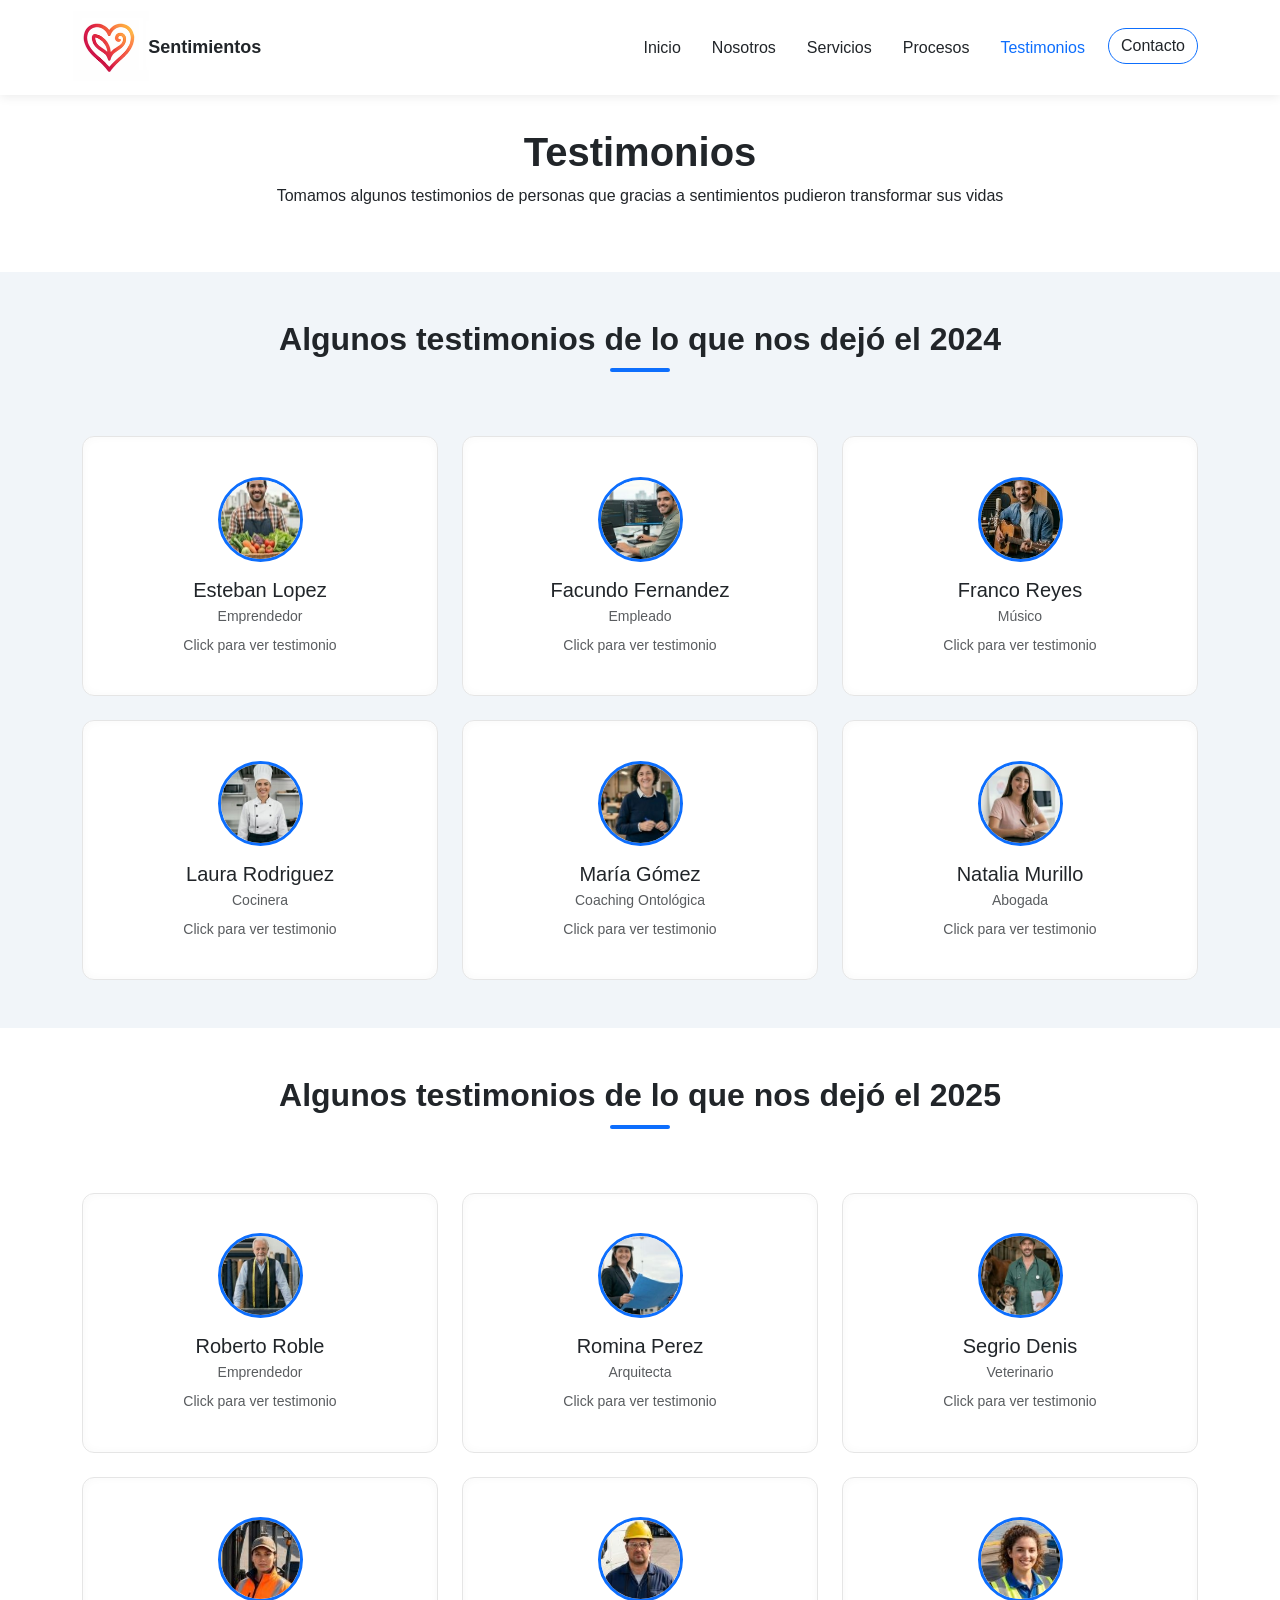
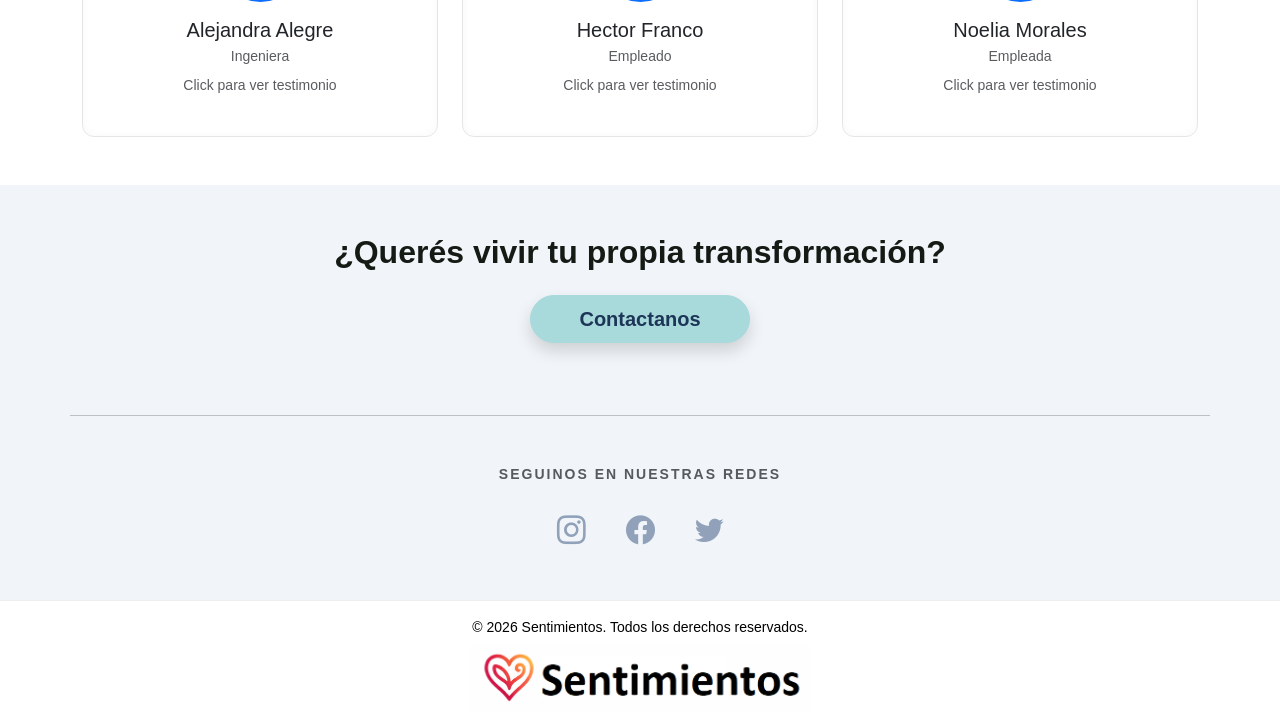
<file: pages/testimonios.html>
<!DOCTYPE html>
<html lang="es">
<head>
    <meta charset="UTF-8">
    <meta name="viewport" content="width=device-width, initial-scale=1.0">
    <link rel="icon" type="image/png" href="../img/logo1.png">

    <!-- SEO -->
    <title>Testimonios | Sentimientos</title>
    <meta name="description" content="Experiencias de transformación a través del coaching ontológico.">

    <!-- Bootstrap -->
    <link href="https://cdn.jsdelivr.net/npm/bootstrap@5.3.0/dist/css/bootstrap.min.css" rel="stylesheet">
    <link href="https://cdn.jsdelivr.net/npm/bootstrap-icons/font/bootstrap-icons.css" rel="stylesheet">
    

    <!-- CSS propio -->
    <link rel="stylesheet" href="../css/styles.css">
    <link rel="stylesheet" href="../css/cardstyle.css">
    
</head>

<body>

<!-- NAVBAR -->
<header>
 <nav class="navbar navbar-expand-lg navbar-light bg-white fixed-top custom-navbar">
    <div class="container">

        <!-- LOGO + MARCA -->
        <a class="navbar-brand d-flex align-items-center" href="#">
            <img src="../img/logo1.png" alt="logo" class="logo">
            <span class="brand-text">Sentimientos</span>
        </a>

        <!-- BOTÓN MOBILE -->
        <button class="navbar-toggler" type="button" data-bs-toggle="collapse" data-bs-target="#navbarNav">
            <span class="navbar-toggler-icon"></span>
        </button>

        <!-- LINKS -->
        <div class="collapse navbar-collapse" id="navbarNav">
            <ul class="navbar-nav ms-auto">

                <li class="nav-item">
                    <a class="nav-link" href="../index.html">Inicio</a>
                </li>

                <li class="nav-item">
                    <a class="nav-link" href="nosotros.html">Nosotros</a>
                </li>

                <li class="nav-item">
                    <a class="nav-link" href="servicios.html">Servicios</a>
                </li>

                <li class="nav-item">
                    <a class="nav-link" href="procesos.html">Procesos</a>
                </li>

                <li class="nav-item">
                    <a class="nav-link active" href="#">Testimonios</a>
                </li>

                <li class="nav-item">
                    <a class="nav-link btn-contacto" href="contacto.html">Contacto</a>
                </li>

            </ul>
        </div>
    </div>
</nav>
</header>

<!-- HERO -->
<section class="bg-white text-center py-5">
    <div class="container">
        <h1>Testimonios</h1>
        <p>Tomamos algunos testimonios de personas que gracias a sentimientos pudieron transformar sus vidas</p>
    </div>
</section>

<!-- TESTIMONIOS -->
<section class="py-5">
    <div class="container">
        <div class="row g-4">
            
            <h2  class="testimonios">Algunos testimonios de lo que nos dejó el 2024 </h2 >
          <!-- CARD 1 -->
                <div class="col-md-4">
                    <div class="flip-card" onclick="this.classList.toggle('active')">
                        <div class="flip-card-inner">

                            <!-- FRONT -->
                            <div class="flip-card-front d-flex flex-column justify-content-center align-items-center text-center p-4">
                                
                                <img src="../img/tst/esteban_lopez.JPG" 
                                    class="avatar-testimonio mb-3" 
                                    alt="Esteban López">

                                <h5 class="mb-1">Esteban Lopez</h5>
                                <small class="text-muted">Emprendedor</small>
                                <small class="text-muted mt-2">Click para ver testimonio</small>
                            </div>

                            <!-- BACK -->
                            <div class="flip-card-back d-flex flex-column justify-content-center align-items-center text-center p-4">
                                <p class="mb-0 fst-italic">
                                    "Logré animarme a abrir mi propio negocio de verdulería."
                                </p>
                            </div>

                        </div>
                    </div>
                </div>

            <!-- CARD 2 -->
                <div class="col-md-4">
                    <div class="flip-card" onclick="this.classList.toggle('active')">
                        <div class="flip-card-inner">

                            <!-- FRONT -->
                            <div class="flip-card-front d-flex flex-column justify-content-center align-items-center text-center p-4">
                                
                                <img src="../img/tst/facundo_fernandez.JPG" 
                                    class="avatar-testimonio mb-3" 
                                    alt="Facundo Fernandez">

                                <h5 class="mb-1">Facundo Fernandez</h5>
                                <small class="text-muted">Empleado</small>
                                <small class="text-muted mt-2">Click para ver testimonio</small>
                            </div>

                            <!-- BACK -->
                            <div class="flip-card-back d-flex flex-column justify-content-center align-items-center text-center p-4">
                                <p class="mb-0 fst-italic">
                                    "Gracias al proceso me animé a cambiar de trabajo y ahora trabajo para una multinacional desarrollando."
                                </p>
                            </div>

                        </div>
                    </div>
                </div>

            <!-- CARD 3 -->
                <div class="col-md-4">
                    <div class="flip-card" onclick="this.classList.toggle('active')">
                        <div class="flip-card-inner">

                            <!-- FRONT -->
                            <div class="flip-card-front d-flex flex-column justify-content-center align-items-center text-center p-4">
                                
                                <img src="../img/tst/franco_reyes.JPG" 
                                    class="avatar-testimonio mb-3" 
                                    alt="Franco Reyes">

                                <h5 class="mb-1">Franco Reyes</h5>
                                <small class="text-muted">Músico</small>
                                <small class="text-muted mt-2">Click para ver testimonio</small>
                            </div>

                            <!-- BACK -->
                            <div class="flip-card-back d-flex flex-column justify-content-center align-items-center text-center p-4">
                                <p class="mb-0 fst-italic">
                                    "Grabé mi primer demo como solista después de postergar 3 años el proyecto."
                                </p>
                            </div>

                        </div>
                    </div>
                </div>

             <!-- CARD 4 -->
                <div class="col-md-4">
                    <div class="flip-card" onclick="this.classList.toggle('active')">
                        <div class="flip-card-inner">

                            <!-- FRONT -->
                            <div class="flip-card-front d-flex flex-column justify-content-center align-items-center text-center p-4">
                                
                                <img src="../img/tst/laura_rodriguez.JPG" 
                                    class="avatar-testimonio mb-3" 
                                    alt="Laura Rodriguez">

                                <h5 class="mb-1">Laura Rodriguez</h5>
                                <small class="text-muted">Cocinera</small>
                                <small class="text-muted mt-2">Click para ver testimonio</small>
                            </div>

                            <!-- BACK -->
                            <div class="flip-card-back d-flex flex-column justify-content-center align-items-center text-center p-4">
                                <p class="mb-0 fst-italic">
                                    "En mi proceso de liderazgo abrí mi restaurante."
                                </p>
                            </div>

                        </div>
                    </div>
                </div>

            <!-- CARD 5 -->
                <div class="col-md-4">
                    <div class="flip-card" onclick="this.classList.toggle('active')">
                        <div class="flip-card-inner">

                            <!-- FRONT -->
                            <div class="flip-card-front d-flex flex-column justify-content-center align-items-center text-center p-4">
                                
                                <img src="../img/tst/maria_gomez.JPG" 
                                    class="avatar-testimonio mb-3" 
                                    alt="María Gómez">

                                <h5 class="mb-1">María Gómez</h5>
                                <small class="text-muted">Coaching Ontológica</small>
                                <small class="text-muted mt-2">Click para ver testimonio</small>
                            </div>

                            <!-- BACK -->
                            <div class="flip-card-back d-flex flex-column justify-content-center align-items-center text-center p-4">
                                <p class="mb-0 fst-italic">
                                    "Luego de mis procesos me puse a estudiar coaching ontológico y hoy estoy trabajando de esto que me apasiona"
                                </p>
                            </div>

                        </div>
                    </div>
                </div>
            <!-- CARD 6 -->
                <div class="col-md-4">
                    <div class="flip-card" onclick="this.classList.toggle('active')">
                        <div class="flip-card-inner">

                            <!-- FRONT -->
                            <div class="flip-card-front d-flex flex-column justify-content-center align-items-center text-center p-4">
                                
                                <img src="../img/tst/natalia_murillo.JPG" 
                                    class="avatar-testimonio mb-3" 
                                    alt="Natalia Murillo">

                                <h5 class="mb-1">Natalia Murillo</h5>
                                <small class="text-muted">Abogada</small>
                                <small class="text-muted mt-2">Click para ver testimonio</small>
                            </div>

                            <!-- BACK -->
                            <div class="flip-card-back d-flex flex-column justify-content-center align-items-center text-center p-4">
                                <p class="mb-0 fst-italic">
                                    "Logré resultados que antes veía imposibles en mi negocio."
                                </p>
                            </div>

                        </div>
                    </div>
                </div>

        </div>
    </div>
</section>

<section class="bg-white py-5">
    <div class="container">
        <div class="row g-4">

            <h2  class="testimonios">Algunos testimonios de lo que nos dejó el 2025 </h2 >

            <!-- CARD 1 -->
           <!-- CARD 1 -->
                <div class="col-md-4">
                    <div class="flip-card" onclick="this.classList.toggle('active')">
                        <div class="flip-card-inner">

                            <!-- FRONT -->
                            <div class="flip-card-front d-flex flex-column justify-content-center align-items-center text-center p-4">
                                
                                <img src="../img/tst/roberto_roble.JPG" 
                                    class="avatar-testimonio mb-3" 
                                    alt="Roberto Roble">

                                <h5 class="mb-1">Roberto Roble </h5>
                                <small class="text-muted">Emprendedor</small>
                                <small class="text-muted mt-2">Click para ver testimonio</small>
                            </div>

                            <!-- BACK -->
                            <div class="flip-card-back d-flex flex-column justify-content-center align-items-center text-center p-4">
                                <p class="mb-0 fst-italic">
                                    "Después de realizar mis dos entrenamientos, entendí la importancia de vivir mi vida y no de vivir para trabajar."
                                </p>
                            </div>

                        </div>
                    </div>
                </div>

            <!-- CARD 2 -->
                <div class="col-md-4">
                    <div class="flip-card" onclick="this.classList.toggle('active')">
                        <div class="flip-card-inner">

                            <!-- FRONT -->
                            <div class="flip-card-front d-flex flex-column justify-content-center align-items-center text-center p-4">
                                
                                <img src="../img/tst/romina_perez.JPG" 
                                    class="avatar-testimonio mb-3" 
                                    alt="Romina Perez">

                                <h5 class="mb-1">Romina Perez</h5>
                                <small class="text-muted">Arquitecta</small>
                                <small class="text-muted mt-2">Click para ver testimonio</small>
                            </div>

                            <!-- BACK -->
                            <div class="flip-card-back d-flex flex-column justify-content-center align-items-center text-center p-4">
                                <p class="mb-0 fst-italic">
                                    "Antes de mis procesos no me animaba a realizar la tesis de mi carrera, gracias a ellos pude atravezar mis miedos."
                                </p>
                            </div>

                        </div>
                    </div>
                </div>

            <!-- CARD 3 -->
                <div class="col-md-4">
                    <div class="flip-card" onclick="this.classList.toggle('active')">
                        <div class="flip-card-inner">

                            <!-- FRONT -->
                            <div class="flip-card-front d-flex flex-column justify-content-center align-items-center text-center p-4">
                                
                                <img src="../img/tst/sergio_denis.JPG" 
                                    class="avatar-testimonio mb-3" 
                                    alt="Segrio Denis">

                                <h5 class="mb-1">Segrio Denis</h5>
                                <small class="text-muted">Veterinario</small>
                                <small class="text-muted mt-2">Click para ver testimonio</small>
                            </div>

                            <!-- BACK -->
                            <div class="flip-card-back d-flex flex-column justify-content-center align-items-center text-center p-4">
                                <p class="mb-0 fst-italic">
                                    "El coaching me sirve para crecer día a día, en breves haré los entrenamientos."
                                </p>
                            </div>

                        </div>
                    </div>
                </div>

             <!-- CARD 4 -->
                <div class="col-md-4">
                    <div class="flip-card" onclick="this.classList.toggle('active')">
                        <div class="flip-card-inner">

                            <!-- FRONT -->
                            <div class="flip-card-front d-flex flex-column justify-content-center align-items-center text-center p-4">
                                
                                <img src="../img/tst/alejandra_alegre.JPG" 
                                    class="avatar-testimonio mb-3" 
                                    alt="Alejandra Alegre">

                                <h5 class="mb-1">Alejandra Alegre</h5>
                                <small class="text-muted">Ingeniera</small>
                                <small class="text-muted mt-2">Click para ver testimonio</small>
                            </div>

                            <!-- BACK -->
                            <div class="flip-card-back d-flex flex-column justify-content-center align-items-center text-center p-4">
                                <p class="mb-0 fst-italic">
                                    "Gracias a los entrenamientos, me anime a apostar por una pareja, y en 2027 nos casamos."
                                </p>
                            </div>

                        </div>
                    </div>
                </div>

            <!-- CARD 5 -->
                <div class="col-md-4">
                    <div class="flip-card" onclick="this.classList.toggle('active')">
                        <div class="flip-card-inner">

                            <!-- FRONT -->
                            <div class="flip-card-front d-flex flex-column justify-content-center align-items-center text-center p-4">
                                
                                <img src="../img/tst/hector_franco.JPG" 
                                    class="avatar-testimonio mb-3" 
                                    alt="Hector Franco">

                                <h5 class="mb-1">Hector Franco</h5>
                                <small class="text-muted">Empleado</small>
                                <small class="text-muted mt-2">Click para ver testimonio</small>
                            </div>

                            <!-- BACK -->
                            <div class="flip-card-back d-flex flex-column justify-content-center align-items-center text-center p-4">
                                <p class="mb-0 fst-italic">
                                    "Encontré mi primer empleo en blanco como operador después de trabajar 10 años en negro."
                                </p>
                            </div>

                        </div>
                    </div>
                </div>
            <!-- CARD 6 -->
                <div class="col-md-4">
                    <div class="flip-card" onclick="this.classList.toggle('active')">
                        <div class="flip-card-inner">

                            <!-- FRONT -->
                            <div class="flip-card-front d-flex flex-column justify-content-center align-items-center text-center p-4">
                                
                                <img src="../img/tst/noelia_morales.JPG" 
                                    class="avatar-testimonio mb-3" 
                                    alt="Noelia Morales">

                                <h5 class="mb-1">Noelia Morales</h5>
                                <small class="text-muted">Empleada</small>
                                <small class="text-muted mt-2">Click para ver testimonio</small>
                            </div>

                            <!-- BACK -->
                            <div class="flip-card-back d-flex flex-column justify-content-center align-items-center text-center p-4">
                                <p class="mb-0 fst-italic">
                                    "Dejé mi puesto de administrativa en Aerolineas volemos y ahora soy despachante de aeronave."
                                </p>
                            </div>

                        </div>
                    </div>
                </div>
        </div>
    </div>
</section>

<!-- CTA -->
<section class="py-5 text-center cta-social-section">
    <div class="container mb-5 pb-4"> 
        <h2 class="fw-bold mb-4 cta-title">¿Querés vivir tu propia transformación?</h2>
        <div class="d-grid gap-2 d-sm-flex justify-content-sm-center">
            <a href="contacto.html" class="btn btn-hero btn-lg px-5 shadow">Contactanos</a>
        </div>
    </div>

    <hr class="container my-5 opacity-25">

    <div class="container mt-5">
        <p class="text-muted text-uppercase fw-semibold small mb-4 tracking-wider">Seguinos en nuestras redes</p>
        <div class="d-flex justify-content-center gap-4 social-icons-container">
            <a href="https://instagram.com/" target="_blank" class="social-link instagram"><i class="bi bi-instagram"></i></a>
            <a href="https://facebook.com/" target="_blank" class="social-link facebook"><i class="bi bi-facebook"></i></a>
            <a href="https://x.com/" target="_blank" class="social-link twitter"><i class="bi bi-twitter"></i></a>
        </div>
    </div>
</section>


<!-- FOOTER -->
<footer class="bg-white text-black text-center py-3">
    <p>&copy; 2026 Sentimientos. Todos los derechos reservados.</p>
    <img src="../img/logo2.png" alt="logo" class="logo">
</footer>
<!-- Bootstrap JS -->
<script src="https://cdn.jsdelivr.net/npm/bootstrap@5.3.0/dist/js/bootstrap.bundle.min.js"></script>

</body>
</html>
</file>
<file: css/styles.css>
/* =========================
   1. RESET / BASE
========================= */
body {
    font-family: 'Poppins', sans-serif;
    color: #212529;
    padding-top: 80px; /* Espacio para navbar fixed */
    background-color: #F1F5F9;
}

h1, h2, h3, h4 {
    font-weight: 600;
}

.icon-box { 
    color: #F4A8FF; 
    font-size: 1.5rem; 
}

/* =========================
   2. NAVBAR & NAVEGACIÓN
========================= */
.custom-navbar {
    padding: 15px 0;
    background-color: #ffffff;
    box-shadow: 0 2px 10px rgba(0,0,0,0.08);
}

.logo {
    height: 55px;
    transform: scale(1.3);
}

.brand-text {
    font-weight: 600;
    font-size: 18px;
    margin-left: 8px;
    color: #212529;
}

.nav-link {
    color: #212529 !important;
    font-weight: 500;
    margin-left: 15px;
    transition: 0.3s;
}

.nav-link:hover, 
.nav-link.active {
    color: #0d6efd !important;
}

/* =========================
   3. BOTONES
========================= */
/* Botón Contacto (Navbar) */
.btn-contacto {
    border: 1px solid #0d6efd;
    border-radius: 20px;
    padding: 5px 12px !important;
    transition: 0.3s ease;
}

.btn-contacto:hover {
    background-color: #0d6efd;
    color: white !important;
}

/* Botón Hero (Estilo Pastel) */
.btn-hero {
    background-color: #a8dadc;
    border-color: #a8dadc;
    color: #1d3557; 
    font-weight: 600;
    border-radius: 50px;
    transition: all 0.3s ease-in-out;
}

.btn-hero:hover {
    background-color: #90c9cb;
    border-color: #90c9cb;
    transform: translateY(-3px);
    box-shadow: 0 8px 20px rgba(29, 53, 87, 0.15) !important;
}

/* Botón Primario Bootstrap */
.btn-primary {
    background-color: #0d6efd;
    border: none;
    transition: all 0.3s ease;
}

.btn-primary:hover {
    background-color: #0b5ed7;
    transform: scale(1.05);
}

/* =========================
   4. ESTRUCTURA Y SECCIONES
========================= */
section {
    padding: 60px 0;
}

section.bg-light {
    background-color: #f8f9fa !important;
}

.hero-section { 
    background-color: #f8f9fa; 
}

.cta-title {
    color: #141b15;
}

.tracking-wider {
    letter-spacing: 2px;
}

/* =========================
   5. COMPONENTES (CARDS & TIMELINE)
========================= */
/* Cards Generales */
.card {
    border: none;
    border-radius: 12px;
    transition: all 0.3s ease;
}

.card:hover {
    transform: translateY(-8px);
    box-shadow: 0 10px 25px rgba(0,0,0,0.15);
}

/* Títulos con decorado */
.testimonios {
    text-align: center;
    font-weight: 700;
    margin-bottom: 40px;
    position: relative;
}

.testimonios::after {
    content: "";
    display: block;
    width: 60px;
    height: 4px;
    margin: 10px auto 0;
    background-color: #0d6efd; 
    border-radius: 2px;
}

/* Timeline */
.timeline {
    position: relative;
    max-width: 900px;
    margin: auto;
}

.timeline::after {
    content: '';
    position: absolute;
    width: 4px;
    background-color: #0d6efd;
    top: 0; bottom: 0; left: 50%;
    margin-left: -2px;
}

.timeline-item {
    padding: 20px;
    position: relative;
    width: 50%;
}

.timeline-item.left { left: 0; }
.timeline-item.right { left: 50%; }

.timeline-content {
    background: #ffffff;
    padding: 20px;
    border-radius: 10px;
    position: relative;
    box-shadow: 0 5px 15px rgba(0,0,0,0.1);
    transition: transform 0.3s ease;
}

.timeline-content:hover {
    transform: scale(1.03);
}

.timeline-item::before {
    content: "";
    position: absolute;
    top: 20px;
    width: 20px;
    height: 20px;
    background: #0d6efd;
    border-radius: 50%;
    z-index: 1;
}

.timeline-item.left::before { right: -10px; }
.timeline-item.right::before { left: -10px; }

/* =========================
   6. REDES SOCIALES Y FOOTER
========================= */
.social-icons-container {
    display: flex;
    justify-content: center;
    gap: 2.5rem !important;
}

.social-link {
    font-size: 1.8rem;
    color: #90A1B9;
    transition: all 0.3s ease;
    text-decoration: none;
}

.social-link:hover {
    transform: scale(1.2);
}

/* Colores de marca en hover */
.instagram-link:hover { color: #E1306C; }
.facebook:hover { color: #2d3ed3; }
.twitter-link:hover { color: #02051f; }

footer {
    padding: 30px 0;
    font-size: 14px;
    border-top: 1px solid #eee;
    background-color: #ffffff;
}

/* =========================
   7. RESPONSIVE
========================= */
@media (max-width: 768px) {
    .timeline::after { left: 10px; }
    .timeline-item {
        width: 100%;
        padding-left: 40px;
    }
    .timeline-item.right { left: 0; }
    .timeline-item.left::before,
    .timeline-item.right::before { left: 0; }
}
</file>
<file: css/cardstyle.css>
/* ==========================================================
   CARDS DINÁMICAS (Testimonios, Servicios e Impacto)
   ========================================================== */

/* --- TESTIMONIAL FLIP CARDS --- */
.flip-card {
    perspective: 1000px;
    cursor: pointer;
    height: 260px; /* Altura fija para mantener la simetría */
}

.flip-card-inner {
    position: relative;
    width: 100%;
    height: 100%;
    transition: transform 0.6s cubic-bezier(0.4, 0, 0.2, 1);
    transform-style: preserve-3d;
}

/* Activa el giro (requiere JS o clase .active) */
.flip-card.active .flip-card-inner {
    transform: rotateY(180deg);
}

.flip-card-front,
.flip-card-back {
    position: absolute;
    width: 100%;
    height: 100%;
    backface-visibility: hidden;
    border-radius: 12px;
    overflow: hidden;
    display: flex;
    flex-direction: column;
    align-items: center;
    justify-content: center;
    padding: 20px;
}

/* Cara Frontal */
.flip-card-front {
    background-color: #ffffff;
    border: 1px solid #e5e5e5;
}

.flip-card-front::after {
    content: "";
    position: absolute;
    inset: 0;
    border-radius: 12px;
    box-shadow: inset 0 0 10px rgba(0,0,0,0.03);
    pointer-events: none;
}

/* Cara Trasera (Giro) */
.flip-card-back {
    background: linear-gradient(135deg, #a1c4fd, #c2e9fb);
    color: #3f3535;
    transform: rotateY(180deg);
}

.flip-card-back p {
    font-style: italic;
    font-size: 15px;
    line-height: 1.4;
    text-align: center;
}

/* Avatar en Testimonios */
.avatar-testimonio {
    width: 85px;
    height: 85px;
    object-fit: cover;
    border-radius: 50%;
    border: 3px solid #0d6efd;
    transition: transform 0.3s ease;
    margin-bottom: 15px;
}

.flip-card:hover .avatar-testimonio {
    transform: scale(1.05);
}

/* --- SERVICIOS & GENERAL CARDS --- */
.testimonial-card,
.servicio-card,
.impact-card {
    transition: transform 0.3s ease, box-shadow 0.3s ease;
    border-radius: 12px;
    border: none;
}

.testimonial-card:hover,
.servicio-card:hover {
    transform: translateY(-8px);
    box-shadow: 0 10px 25px rgba(0, 0, 0, 0.15);
}

/* --- SECCIÓN TRANSFORMACIÓN (INDEX) --- */
.transformation-section {
    background-color: #f1fcf1;
}

.transformation-title, 
.footprint-title {
    color: #141b15;
    font-weight: 700;
}

.transformation-subtitle, 
.footprint-subtitle {
    color: #62748E;
}

.transformation-icon {
    font-size: 2.5rem;
    color: #CAD5E2;
}

.footprint-number {
    color: #7C86FF;
    font-weight: 700;
}

/* Card de Impacto Específica */
.impact-card {
    background: #ffffff;
    box-shadow: 0 10px 30px rgba(0, 0, 0, 0.07);
}

.impact-card:hover {
    transform: translateY(-5px);
}
</file>
